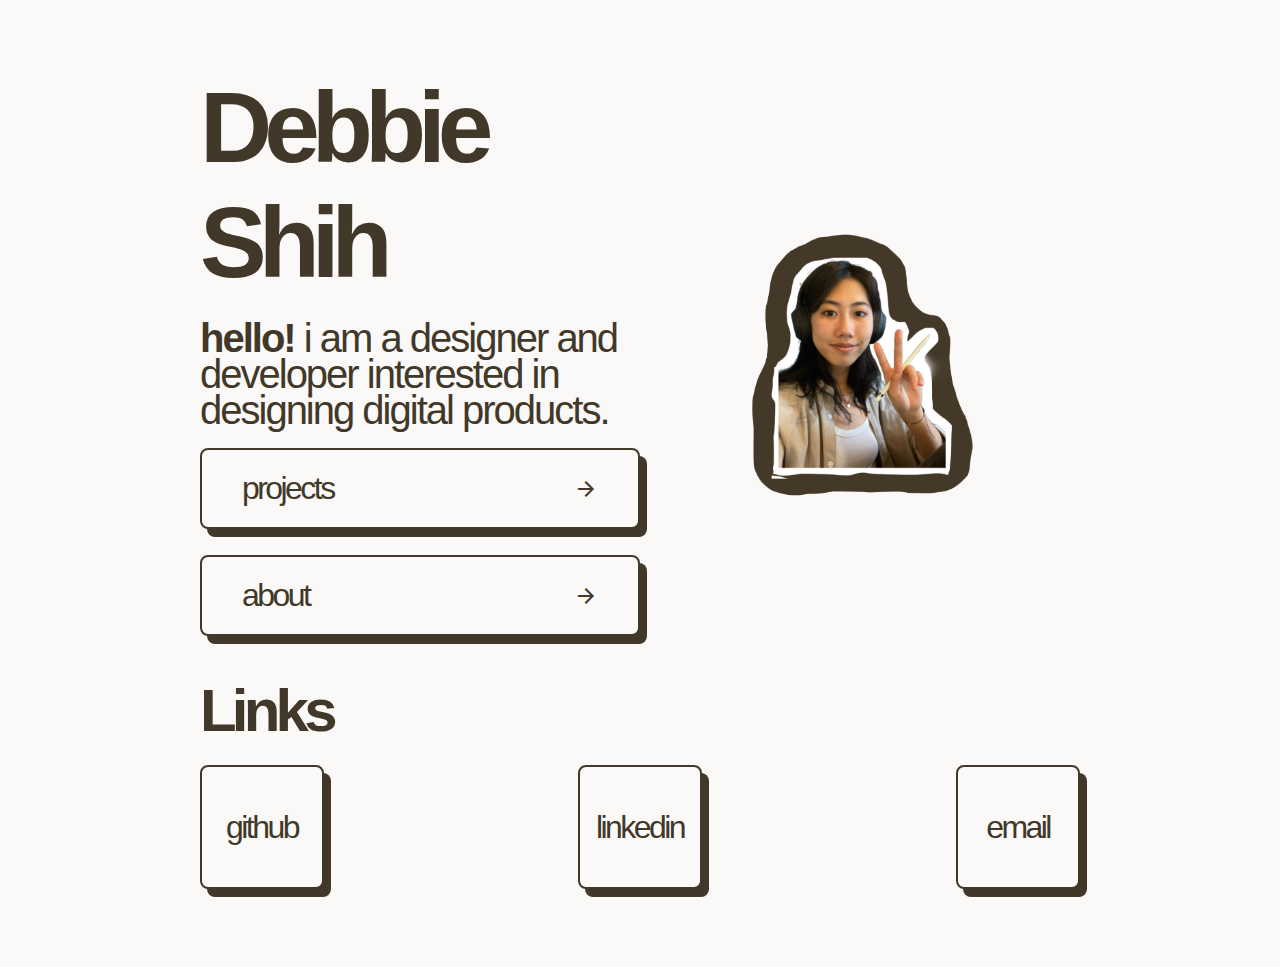
<file: index.html>
<!DOCTYPE html>
<html lang="en">

<head>
    <meta charset="UTF-8">
    <meta name="viewport" content="width=device-width, initial-scale=1.0">
    <title>Landing Page</title>
    <link rel="stylesheet" href="css/newstyle.css">
    <link rel="stylesheet" href="https://fonts.googleapis.com/css2?family=Material+Symbols+Outlined:opsz,wght,FILL,GRAD@24,400,0,0" />
</head>

<body>
    <div id="laptop_formatting">
        <div>
            <h1>Debbie Shih</h1>
            <div class="blurb"><b>hello!</b> i am a designer and developer interested in designing digital products.</div>
            <div class="group_nav_links">
                <div class="keycap_container">
                    <a href="/portfolio/projects.html">
                        <div class="nav_links_inner">
                            <div class="link_name">projects</div>
                            <span class="material-symbols-outlined">arrow_forward</span>
                        </div>
                    </a>
                </div>
                <div class="keycap_container">
                    <a href="/portfolio/about.html">
                        <div class="nav_links_inner">
                            <div class="link_name">about</div>
                            <span class="material-symbols-outlined">arrow_forward</span>
                        </div>
                    </a>
                </div>
            </div>
        </div>
        <img src="images/aboutme.png" id="homepage_photo">
    </div>
    <h2>Links</h2>
    <div class="group_contact_links">
        <div class="keycap_container contact_links">
            <a href="https://github.com/dcjshih" class="link_name">github</a>
        </div>

        <div class="keycap_container contact_links">
            <a href="https://www.linkedin.com/in/debbie-shih/" class="link_name">linkedin</a>
        </div>

        <div class="keycap_container contact_links" style="margin-bottom: 2vh">
            <a href="mailto:dcjshih@umich.edu" class="link_name">email</a>
        </div>
    </div>

</body>

</html>
</file>
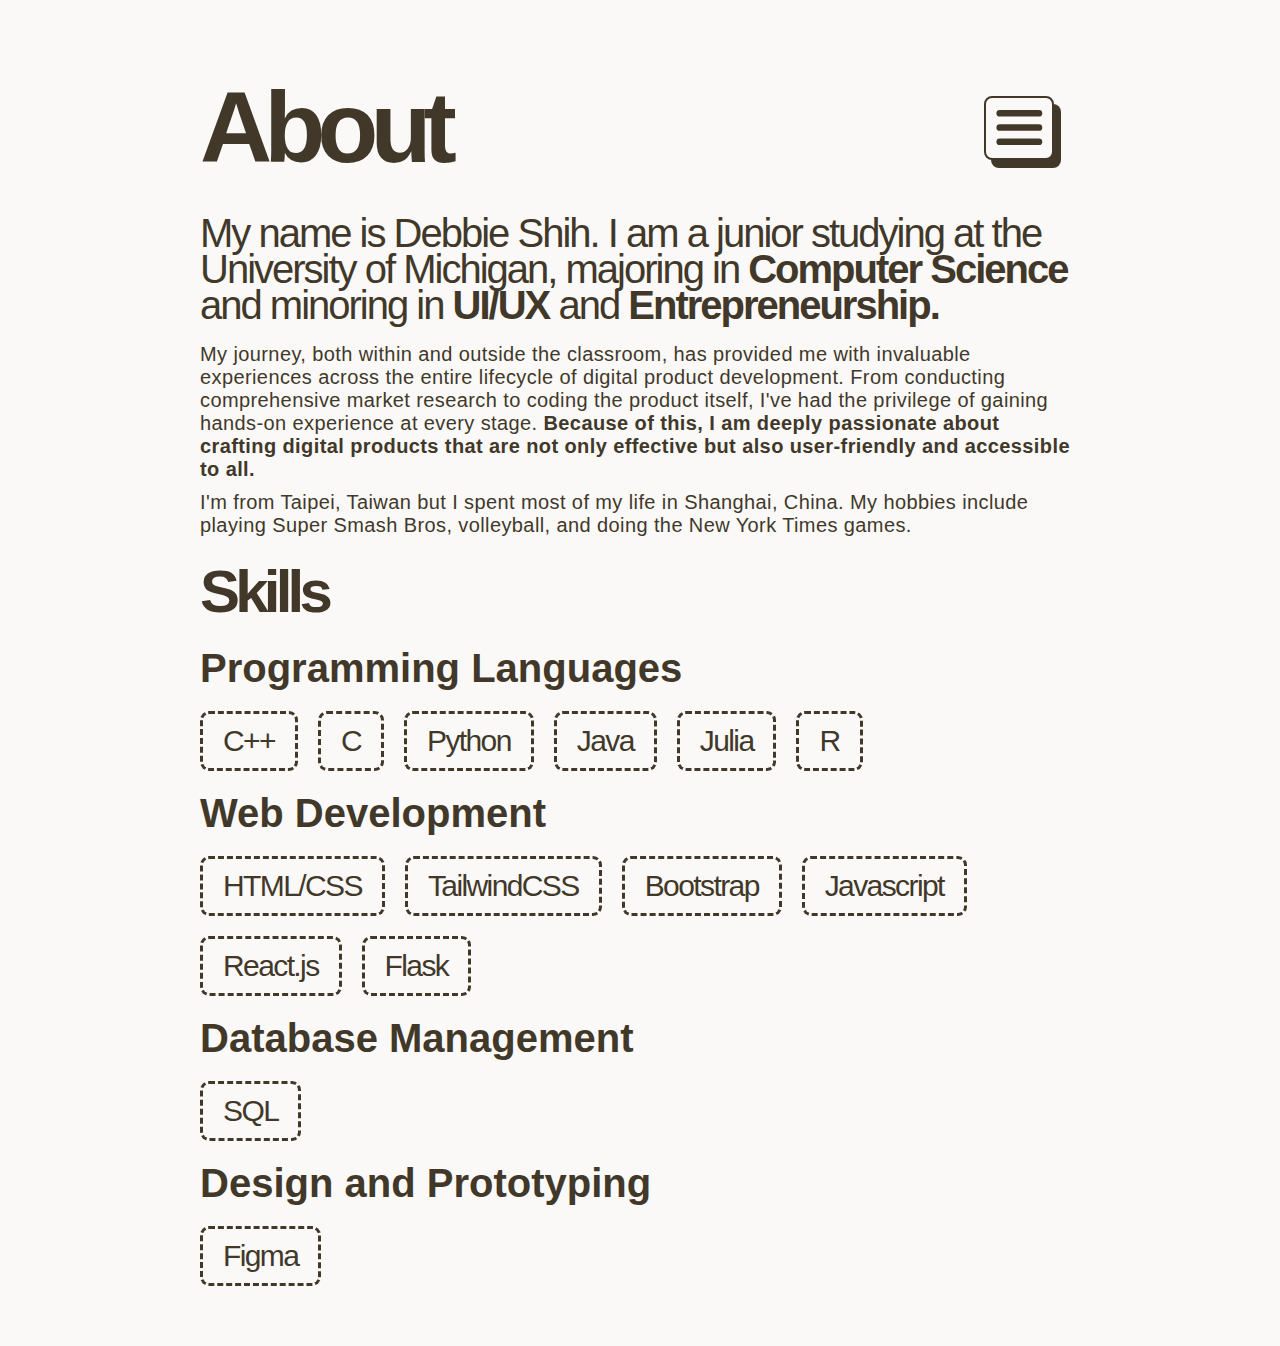
<file: about.html>
<!DOCTYPE html>
<html lang="en">

<head>
    <meta charset="UTF-8">
    <meta name="viewport" content="width=device-width, initial-scale=1.0">
    <title>Landing Page</title>
    <link rel="stylesheet" href="css/newstyle.css">
    <link rel="stylesheet" href="https://fonts.googleapis.com/css2?family=Material+Symbols+Outlined:opsz,wght,FILL,GRAD@24,400,0,0" />
</head>

<body>
    <div class="topbar_group">
        <h1>About</h1>
        <a href="/nav.html">
            <div class="keycap_container topbar">
                <svg viewBox="0 0 34 34" fill="none" xmlns="http://www.w3.org/2000/svg">
                        <path d="M5.3125 8.5H28.6875M5.3125 17H28.6875M5.3125 25.5H28.6875" stroke="#41382A" stroke-width="4" stroke-linecap="round" stroke-linejoin="round"/>
                    </svg>
            </div>
        </a>
    </div>

    <div class="blurb">My name is Debbie Shih. I am a junior studying at the University of Michigan, majoring in <b>Computer Science</b> and minoring in <b>UI/UX</b> and <b>Entrepreneurship.</b></div>
    <div>
        <p>
            My journey, both within and outside the classroom, has provided me with invaluable experiences across the entire lifecycle of digital product development. From conducting comprehensive market research to coding the product itself, I've had the privilege
            of gaining hands-on experience at every stage. <strong>Because of this, I am deeply passionate about crafting digital products that are not only effective but also user-friendly and accessible to all.</strong>
        </p>
        <p>
            I'm from Taipei, Taiwan but I spent most of my life in Shanghai, China. My hobbies include playing Super Smash Bros, volleyball, and doing the New York Times games.
        </p>

    </div>

    <h2>Skills</h2>
    <h3>Programming Languages</h3>
    <div style="display: flex; flex-wrap: wrap; gap: 1rem;">
        <div class="skill_label">
            C++
        </div>
        <div class="skill_label">
            C
        </div>
        <div class="skill_label">
            Python
        </div>
        <div class="skill_label">
            Java
        </div>
        <div class="skill_label">
            Julia
        </div>
        <div class="skill_label">
            R
        </div>
    </div>
    <h3>Web Development</h3>
    <div style="display: flex; flex-wrap: wrap; gap: 1rem;">
        <div class="skill_label">
            HTML/CSS
        </div>
        <div class="skill_label">
            TailwindCSS
        </div>
        <div class="skill_label">
            Bootstrap
        </div>
        <div class="skill_label">
            Javascript
        </div>
        <div class="skill_label">
            React.js
        </div>
        <div class="skill_label">
            Flask
        </div>
    </div>
    <h3>Database Management</h3>
    <div class="skill_label">
        SQL
    </div>
    <h3>Design and Prototyping</h3>
    <div class="skill_label">
        Figma
    </div>
</body>

</html>
</file>
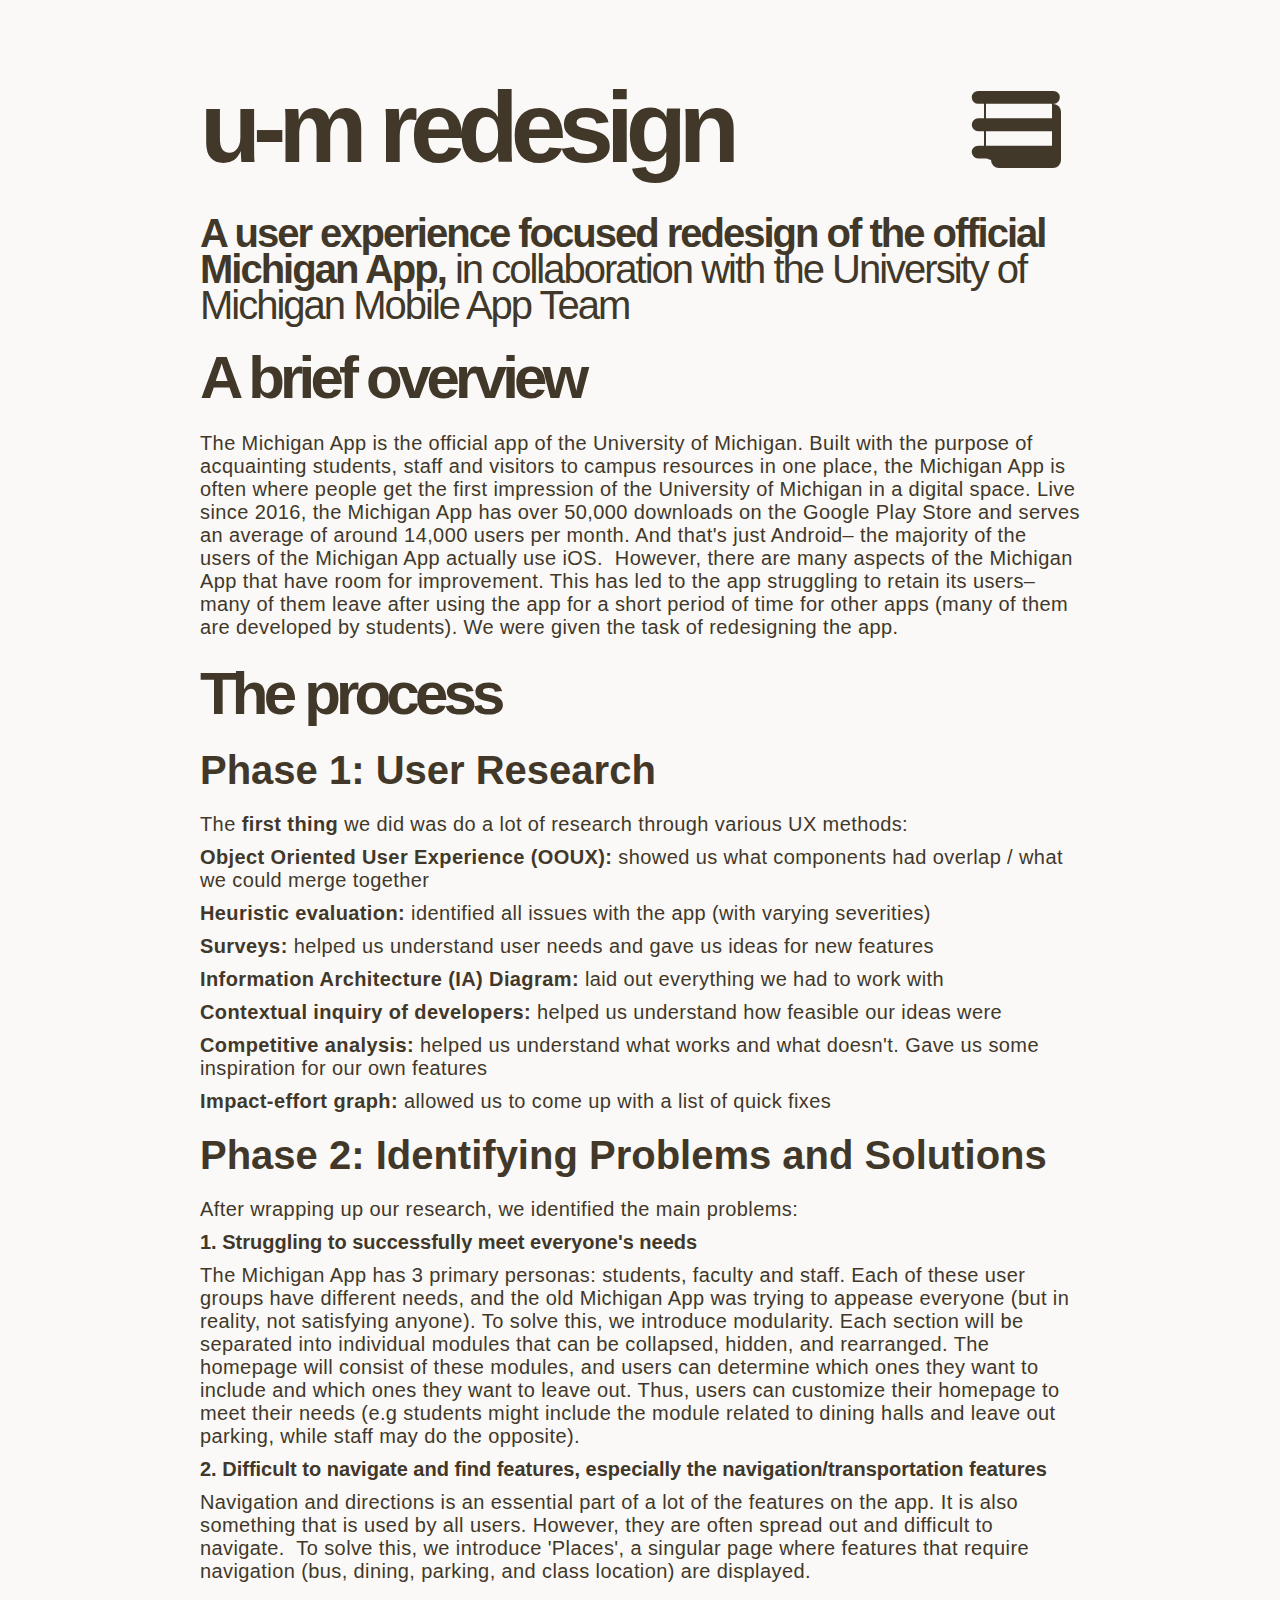
<file: accessibility.html>
<!DOCTYPE html>
<html lang="en">

<head>
    <meta charset="UTF-8">
    <meta name="viewport" content="width=device-width, initial-scale=1.0">
    <title>Landing Page</title>
    <link rel="stylesheet" href="css/newstyle.css">
    <link rel="stylesheet" href="https://fonts.googleapis.com/css2?family=Material+Symbols+Outlined:opsz,wght,FILL,GRAD@24,400,0,0" />
</head>

<body>
    <div class="topbar_group">
        <h1 class="topbar_header">u-m redesign</h1>
        <div class="keycap_container topbar">
            <a href="/nav.html">
                <div style="width: 10vw; height: 9vw;">
                    <svg viewBox="0 0 34 34" fill="none" xmlns="http://www.w3.org/2000/svg">
                        <path d="M5.3125 8.5H28.6875M5.3125 17H28.6875M5.3125 25.5H28.6875" stroke="#41382A" stroke-width="4" stroke-linecap="round" stroke-linejoin="round"/>
                    </svg>
                </div>
            </a>
        </div>
    </div>
    <div class="blurb"><b>A user experience focused redesign of the official Michigan App,</b> in collaboration with the University of Michigan Mobile App Team</div>

    <h2>A brief overview</h2>
    <p>
        The Michigan App is the official app of the University of Michigan. Built with the purpose of acquainting students, staff and visitors to campus resources in one place, the Michigan App is often where people get the first impression of the University
        of Michigan in a digital space. Live since 2016, the Michigan App has over 50,000 downloads on the Google Play Store and serves an average of around 14,000 users per month. And that's just Android– the majority of the users of the Michigan App
        actually use iOS.  However, there are many aspects of the Michigan App that have room for improvement. This has led to the app struggling to retain its users–many of them leave after using the app for a short period of time for other apps (many
        of them are developed by students). We were given the task of redesigning the app. </p>
    <h2>The process</h2>
    <h3>Phase 1: User Research</h3>
    <p>The <strong>first thing</strong> we did was do a lot of research through various UX methods:</p>

    <p><strong>Object Oriented User Experience (OOUX):</strong> showed us what components had overlap / what we could merge together</p>
    <p><strong>Heuristic evaluation:</strong> identified all issues with the app (with varying severities)</p>
    <p><strong>Surveys:</strong> helped us understand user needs and gave us ideas for new features</p>
    <p><strong>Information Architecture (IA) Diagram:</strong> laid out everything we had to work with</p>
    <p><strong>Contextual inquiry of developers:</strong> helped us understand how feasible our ideas were</p>
    <p><strong>Competitive analysis:</strong> helped us understand what works and what doesn't. Gave us some inspiration for our own features</p>
    <p><strong>Impact-effort graph:</strong> allowed us to come up with a list of quick fixes</p>

    <h3>Phase 2: Identifying Problems and Solutions</h3>
    <p>
        After wrapping up our research, we identified the main problems: </p>
    <strong>1. Struggling to successfully meet everyone's needs</strong>
    <p>
        The Michigan App has 3 primary personas: students, faculty and staff. Each of these user groups have different needs, and the old Michigan App was trying to appease everyone (but in reality, not satisfying anyone). To solve this, we introduce modularity.
        Each section will be separated into individual modules that can be collapsed, hidden, and rearranged. The homepage will consist of these modules, and users can determine which ones they want to include and which ones they want to leave out. Thus,
        users can customize their homepage to meet their needs (e.g students might include the module related to dining halls and leave out parking, while staff may do the opposite).
    </p>
    <strong>
        2. Difficult to navigate and find features, especially the navigation/transportation features
    </strong>
    <p>Navigation and directions is an essential part of a lot of the features on the app. It is also something that is used by all users. However, they are often spread out and difficult to navigate.  To solve this, we introduce 'Places', a singular page
        where features that require navigation (bus, dining, parking, and class location) are displayed. </p>
</body>

</html>
</file>
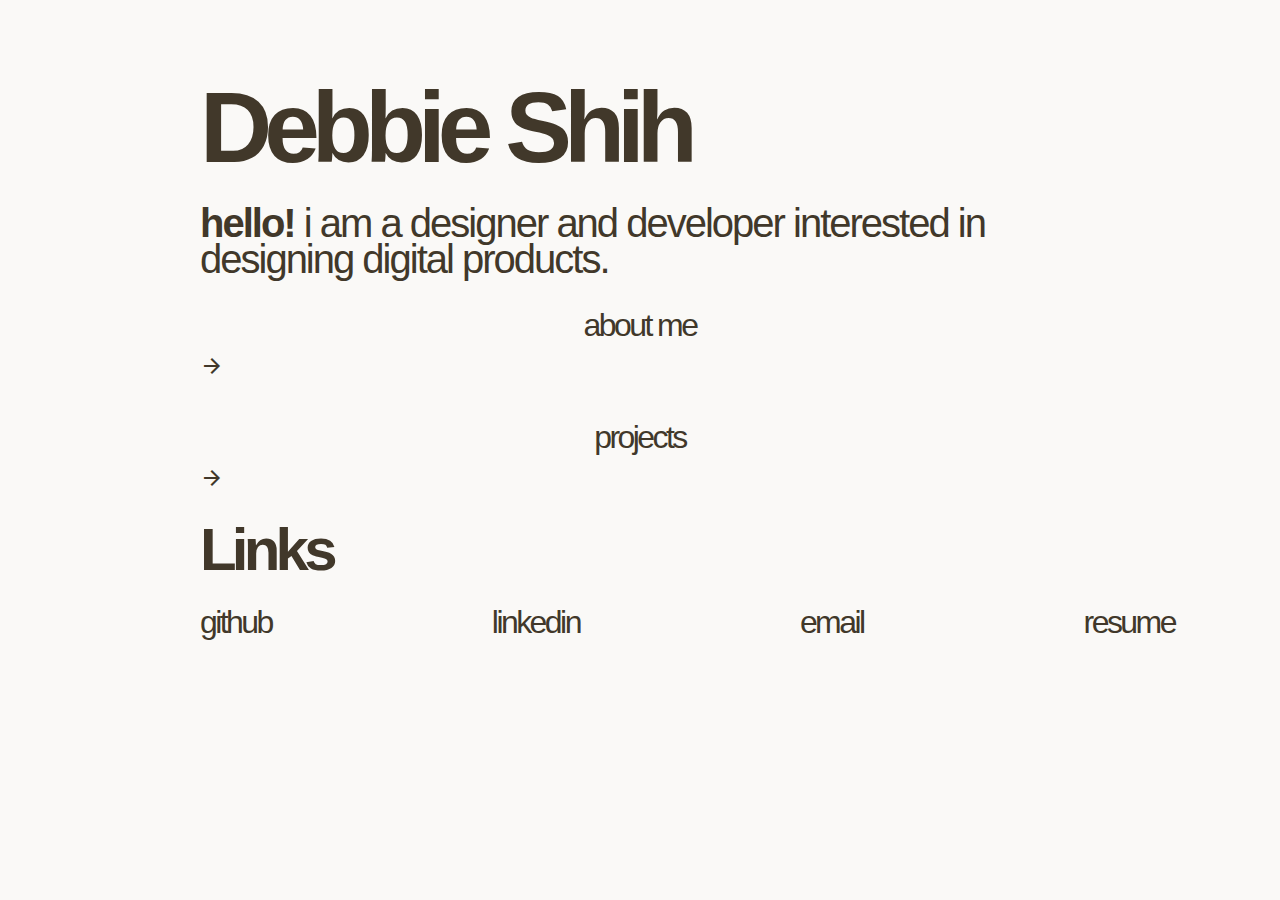
<file: index_new.html>
<!DOCTYPE html>
<html lang="en">

<head>
    <meta charset="UTF-8">
    <meta name="viewport" content="width=device-width, initial-scale=1.0">
    <title>Landing Page</title>
    <link rel="stylesheet" href="css/newstyle.css">
    <link rel="stylesheet" href="https://fonts.googleapis.com/css2?family=Material+Symbols+Outlined:opsz,wght,FILL,GRAD@24,400,0,0" />
</head>

<body>
    <h1>Debbie Shih</h1>
    <div class="blurb"><b>hello!</b> i am a designer and developer interested in designing digital products.</div>
    <div class="group_nav_links">
        <div class="skinny_rect_container">
            <div class="dark-rectangle"></div>
            <div class="light-rectangle">
                <div class="nav_links">
                    <div class="link_name">about me</div>
                    <span class="material-symbols-outlined">arrow_forward</span>
                </div>
            </div>
        </div>
        <div class="skinny_rect_container">
            <div class="dark-rectangle"></div>
            <div class="light-rectangle">
                <div class="nav_links">
                    <div class="link_name">projects</div>
                    <span class="material-symbols-outlined">arrow_forward</span>
                </div>
            </div>
        </div>
    </div>
    <h2>Links</h2>
    <div class="group_contact_links">
        <div class="square_container">
            <div class="dark-rectangle"></div>
            <div class="light-rectangle">
                <a href="https://github.com/dcjshih" class="link_name">github</a>
            </div>
        </div>
        <div class="square_container">
            <div class="dark-rectangle"></div>
            <div class="light-rectangle">
                <a href="https://www.linkedin.com/in/debbie-shih/" class="link_name">linkedin</a>
            </div>
        </div>
        <div class="square_container">
            <div class="dark-rectangle"></div>
            <div class="light-rectangle">
                <a href="mailto:dcjshih@umich.edu" class="link_name"> email</a>
            </div>
        </div>

        <div class="square_container">
            <div class="dark-rectangle"></div>
            <div class="light-rectangle">
                <a href="mailto:dcjshih@umich.edu" class="link_name">resume</a>
            </div>
        </div>

    </div>

</body>

</html>
</file>
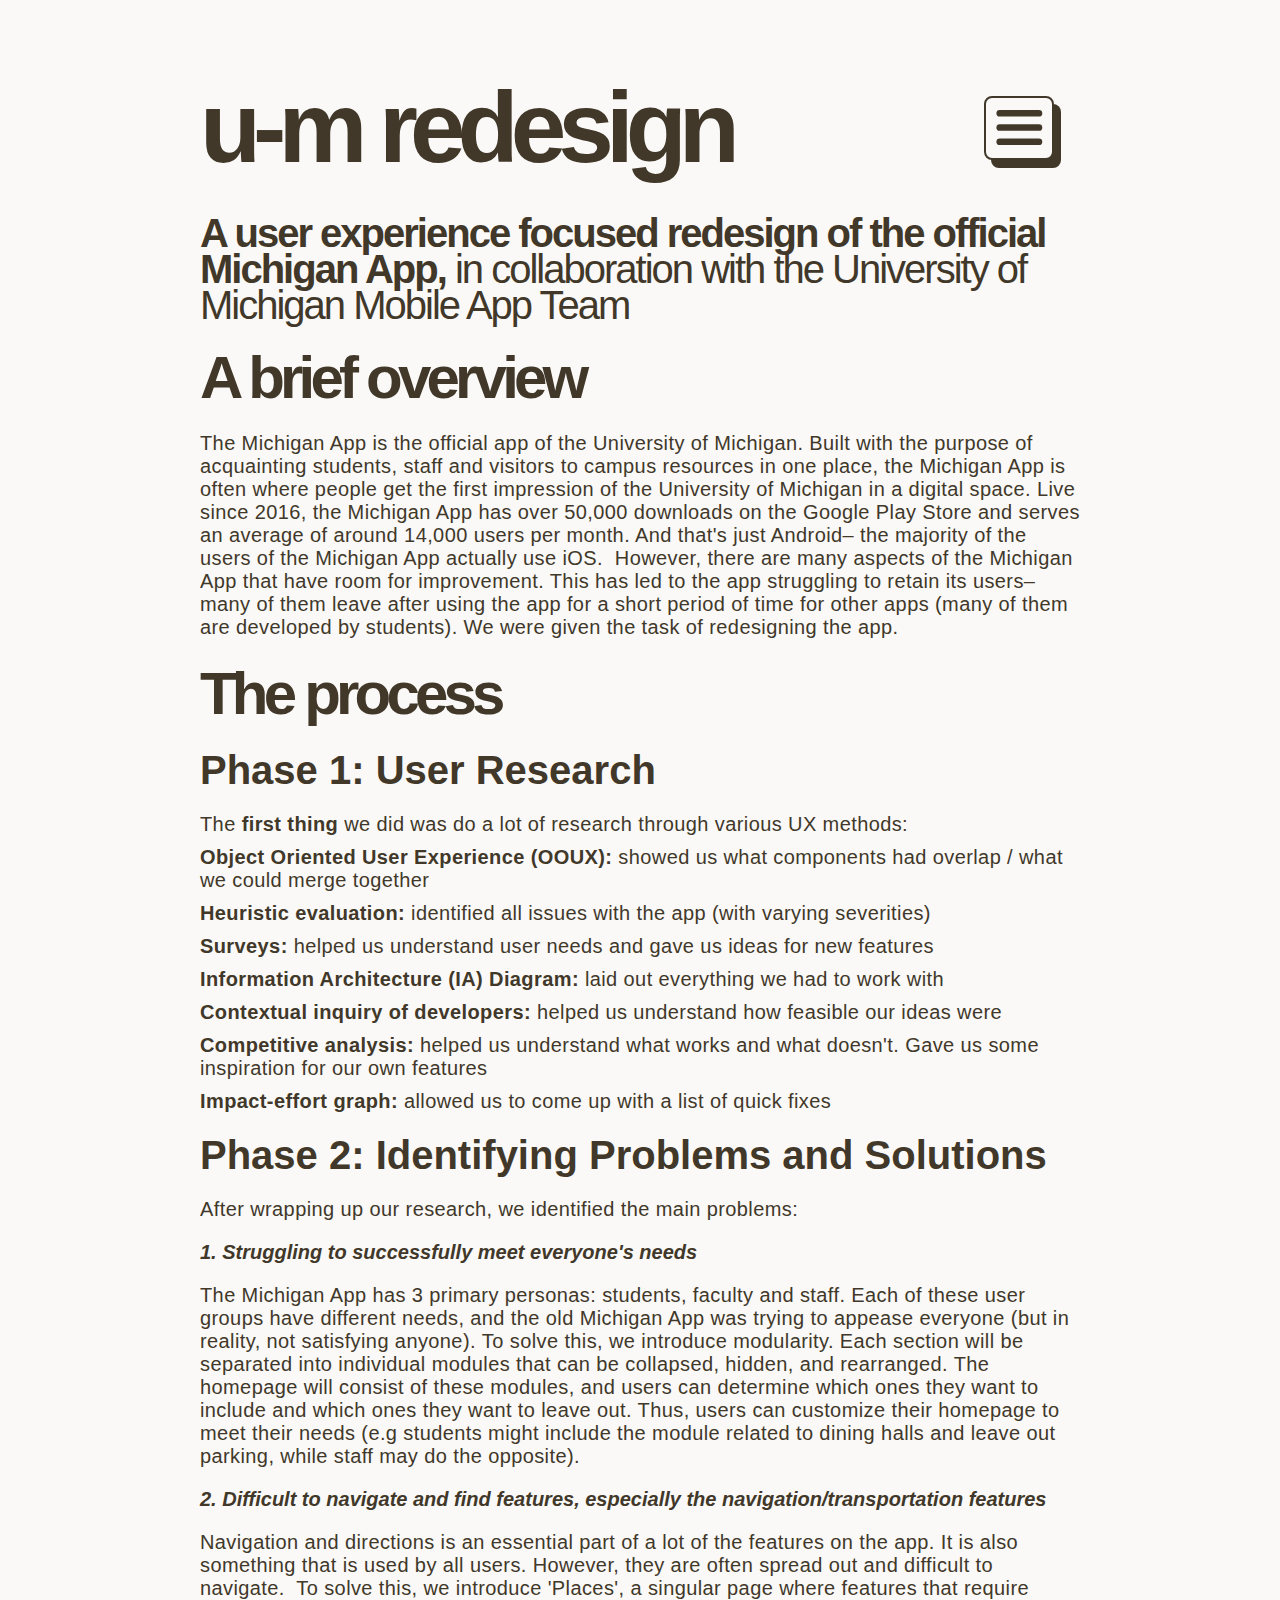
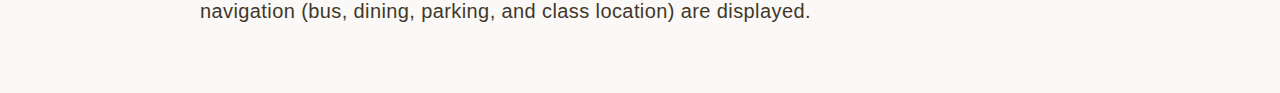
<file: michigan_app.html>
<!DOCTYPE html>
<html lang="en">

<head>
    <meta charset="UTF-8">
    <meta name="viewport" content="width=device-width, initial-scale=1.0">
    <title>Landing Page</title>
    <link rel="stylesheet" href="css/newstyle.css">
    <link rel="stylesheet" href="https://fonts.googleapis.com/css2?family=Material+Symbols+Outlined:opsz,wght,FILL,GRAD@24,400,0,0" />
</head>

<body>
    <div class="topbar_group">
        <h1 class="topbar_header">u-m redesign</h1>
        <a href="/portfolio/nav.html">
            <div class="keycap_container topbar">
                <svg viewBox="0 0 34 34" fill="none" xmlns="http://www.w3.org/2000/svg">
                        <path d="M5.3125 8.5H28.6875M5.3125 17H28.6875M5.3125 25.5H28.6875" stroke="#41382A" stroke-width="4" stroke-linecap="round" stroke-linejoin="round"/>
                    </svg>
            </div>
        </a>
    </div>
    <div class="blurb"><b>A user experience focused redesign of the official Michigan App,</b> in collaboration with the University of Michigan Mobile App Team</div>

    <h2>A brief overview</h2>
    <p>
        The Michigan App is the official app of the University of Michigan. Built with the purpose of acquainting students, staff and visitors to campus resources in one place, the Michigan App is often where people get the first impression of the University
        of Michigan in a digital space. Live since 2016, the Michigan App has over 50,000 downloads on the Google Play Store and serves an average of around 14,000 users per month. And that's just Android– the majority of the users of the Michigan App
        actually use iOS.  However, there are many aspects of the Michigan App that have room for improvement. This has led to the app struggling to retain its users–many of them leave after using the app for a short period of time for other apps (many
        of them are developed by students). We were given the task of redesigning the app. </p>
    <h2>The process</h2>
    <h3>Phase 1: User Research</h3>
    <p>The <strong>first thing</strong> we did was do a lot of research through various UX methods:</p>

    <p><strong>Object Oriented User Experience (OOUX):</strong> showed us what components had overlap / what we could merge together</p>
    <p><strong>Heuristic evaluation:</strong> identified all issues with the app (with varying severities)</p>
    <p><strong>Surveys:</strong> helped us understand user needs and gave us ideas for new features</p>
    <p><strong>Information Architecture (IA) Diagram:</strong> laid out everything we had to work with</p>
    <p><strong>Contextual inquiry of developers:</strong> helped us understand how feasible our ideas were</p>
    <p><strong>Competitive analysis:</strong> helped us understand what works and what doesn't. Gave us some inspiration for our own features</p>
    <p><strong>Impact-effort graph:</strong> allowed us to come up with a list of quick fixes</p>

    <h3>Phase 2: Identifying Problems and Solutions</h3>
    <p>
        After wrapping up our research, we identified the main problems: </p>
    <h4>1. Struggling to successfully meet everyone's needs</h4>

    <p>
        The Michigan App has 3 primary personas: students, faculty and staff. Each of these user groups have different needs, and the old Michigan App was trying to appease everyone (but in reality, not satisfying anyone). To solve this, we introduce modularity.
        Each section will be separated into individual modules that can be collapsed, hidden, and rearranged. The homepage will consist of these modules, and users can determine which ones they want to include and which ones they want to leave out. Thus,
        users can customize their homepage to meet their needs (e.g students might include the module related to dining halls and leave out parking, while staff may do the opposite).
    </p>
    <h4>2. Difficult to navigate and find features, especially the navigation/transportation features</h4>

    <p>Navigation and directions is an essential part of a lot of the features on the app. It is also something that is used by all users. However, they are often spread out and difficult to navigate.  To solve this, we introduce 'Places', a singular page
        where features that require navigation (bus, dining, parking, and class location) are displayed. </p>

</body>

</html>
</file>
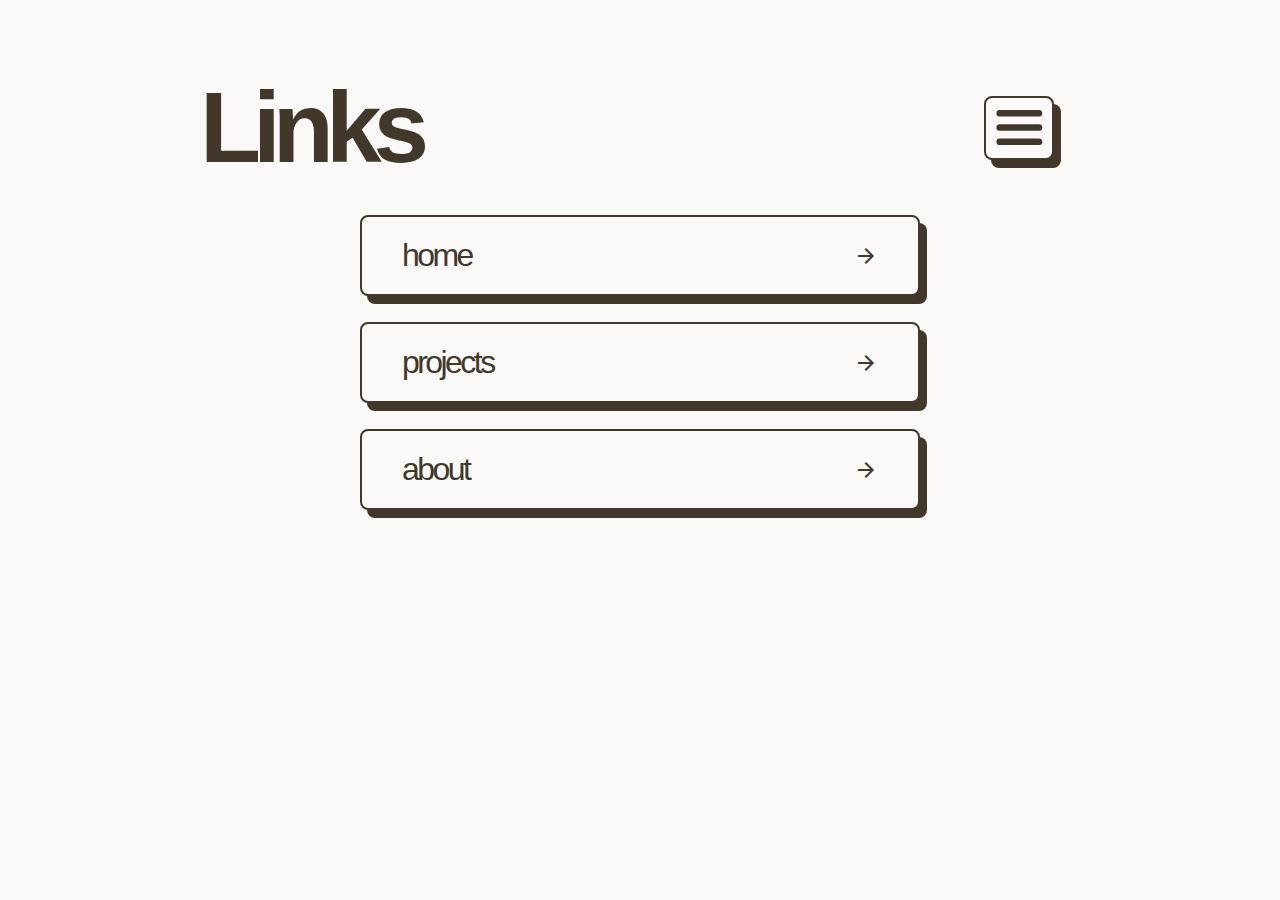
<file: nav.html>
<!DOCTYPE html>
<html lang="en">

<head>
    <meta charset="UTF-8">
    <meta name="viewport" content="width=device-width, initial-scale=1.0">
    <title>Landing Page</title>
    <link rel="stylesheet" href="css/newstyle.css">
    <link rel="stylesheet" href="https://fonts.googleapis.com/css2?family=Material+Symbols+Outlined:opsz,wght,FILL,GRAD@24,400,0,0" />
</head>

<body>
    <div class="topbar_group">
        <h1>Links</h1>
        <div class="keycap_container topbar" onclick="goBack()">
            <svg viewBox="0 0 34 34" fill="none" xmlns="http://www.w3.org/2000/svg">
                            <path d="M5.3125 8.5H28.6875M5.3125 17H28.6875M5.3125 25.5H28.6875" stroke="#41382A" stroke-width="4" stroke-linecap="round" stroke-linejoin="round"/>
            </svg>
        </div>

    </div>
    <div class="group_nav_links" id="nav">
        <div class="keycap_container">
            <a href="/portfolio/">
                <div class="nav_links_inner">
                    <div class="link_name">home</div>
                    <span class="material-symbols-outlined">arrow_forward</span>
                </div>
            </a>
        </div>
        <div class="keycap_container">
            <a href="/portfolio/projects.html">
                <div class="nav_links_inner">
                    <div class="link_name">projects</div>
                    <span class="material-symbols-outlined">arrow_forward</span>
                </div>
            </a>
        </div>
        <div class="keycap_container">
            <a href="/portfolio/about.html">
                <div class="nav_links_inner">
                    <div class="link_name">about</div>
                    <span class="material-symbols-outlined">arrow_forward</span>
                </div>
            </a>
        </div>
    </div>
    <script>
        function goBack() {
            window.history.back();
        }
    </script>

</body>

</html>
</file>
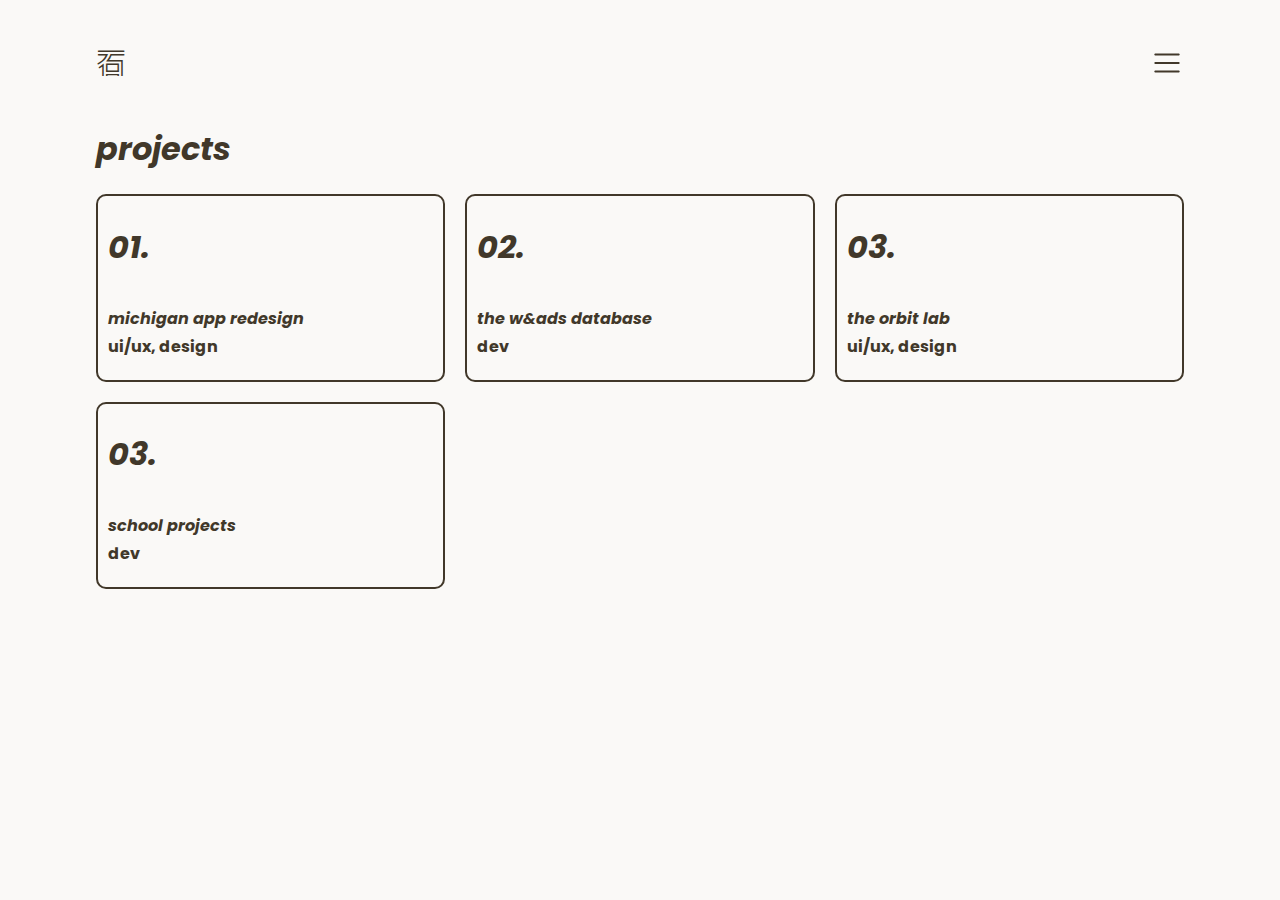
<file: old_projects.html>
<!DOCTYPE html>
<html lang="en">

<head>
    <meta charset="UTF-8">
    <meta name="viewport" content="width=device-width, initial-scale=1.0">
    <title>Document</title>
    <link rel="stylesheet" href="css/style.css">
    <link rel="preconnect" href="https://fonts.googleapis.com">
    <link rel="preconnect" href="https://fonts.gstatic.com" crossorigin>
    <link rel="stylesheet" href="https://fonts.googleapis.com/css2?family=Train+One&display=swap">
    <link rel="stylesheet" href="https://fonts.googleapis.com/css2?family=Poppins:wght@400;700;900&display=swap">
</head>

<body>
    <div class="light_container">
        <div class="inner_container">
            <div class="topbar">
                <a href="/portfolio/" class="light_logo">石</a>
                <a href="links.html" class="hamburger">
                    <img src="images/quill_hamburger_dark.png" alt="To links">
                </a>
            </div>
            <h1>projects</h1>
            <div class="projects">
                <a href="michigan_app.html">
                    <div class="card">
                        <div class="card-inner">
                            <div>
                                <h1>01.</h1>
                                <div class="project_sub">
                                    <h2>michigan app redesign</h2>
                                    <h3 class="project_sub_item">ui/ux, design</h3>
                                </div>
                            </div>
                            <div class="additional-info">
                                <!-- Additional information here -->
                                A user experience focused redesign of the official Michigan App, commissioned by the Michigan Mobile App Team.
                            </div>
                        </div>
                    </div>
                </a>

                <a href="projects/wads_database.html">
                    <div class="card">
                        <div class="card-inner">
                            <div>
                                <h1>02.</h1>
                                <div class="project_sub">
                                    <h2>the w&ads database</h2>
                                    <h3 class="project_sub_item">dev</h3>
                                </div>
                            </div>
                            <div class="additional-info">
                                <!-- Additional information here -->
                                Created a database that tracks all the web applications that W&ADS develops and maintains, commissioned by LSA Tech Services.
                            </div>
                        </div>
                    </div>

                </a>
                <a href="projects/orbit.html">
                    <div class="card">
                        <div class="card-inner">
                            <div>
                                <h1>03.</h1>
                                <div class="project_sub">
                                    <h2>the orbit lab</h2>
                                    <h3 class="project_sub_item">ui/ux, design</h3>
                                </div>
                            </div>
                            <div class="additional-info">
                                <!-- Additional information here -->
                                A user experience focused redesign of the beta platform of the ORBIT Project.
                            </div>
                        </div>
                    </div>
                </a>
                <a href="projects/school_projects.html">
                    <div class="card">
                        <div class="card-inner">
                            <div>
                                <h1>03.</h1>
                                <div class="project_sub">
                                    <h2>school projects</h2>
                                    <h3 class="project_sub_item">dev</h3>
                                </div>
                            </div>
                            <div class="additional-info">
                                <!-- Additional information here -->
                                A collection of my school projects
                            </div>
                        </div>
                    </div>
                </a>
            </div>
        </div>


    </div>

</body>

</html>
</file>
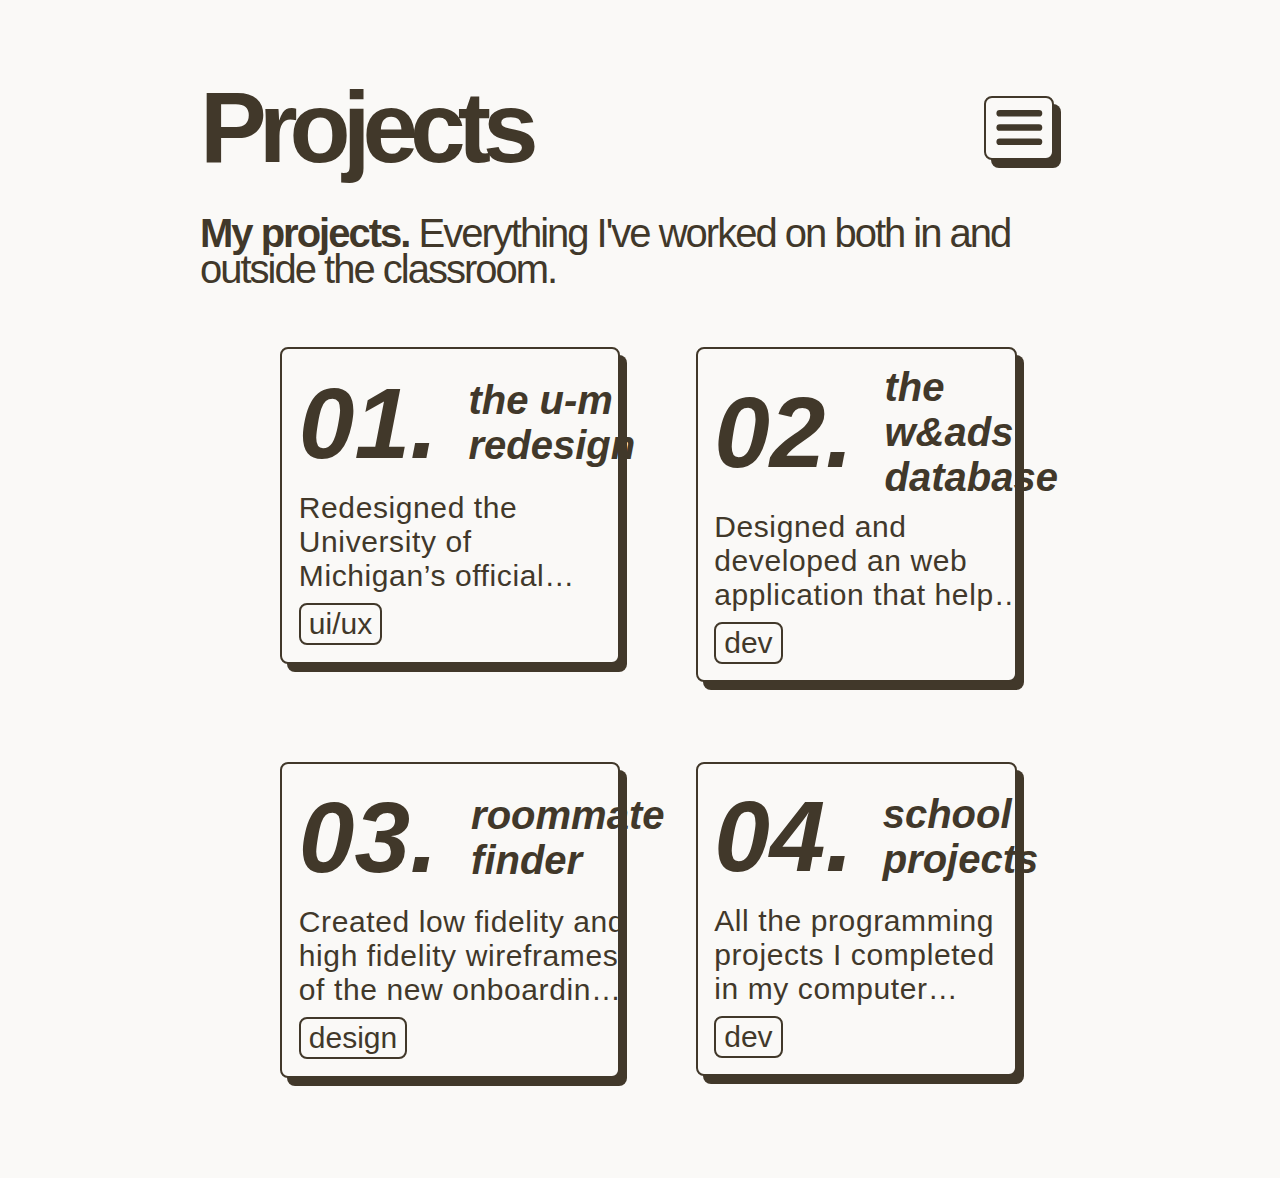
<file: projects.html>
<!DOCTYPE html>
<html lang="en">

<head>
    <meta charset="UTF-8">
    <meta name="viewport" content="width=device-width, initial-scale=1.0">
    <title>Landing Page</title>
    <link rel="stylesheet" href="css/newstyle.css">
    <link rel="stylesheet" href="https://fonts.googleapis.com/css2?family=Material+Symbols+Outlined:opsz,wght,FILL,GRAD@24,400,0,0" />
</head>

<body>
    <div class="topbar_group">
        <h1>Projects</h1>
        <a href="/portfolio/nav.html">
            <div class="keycap_container topbar">
                <svg viewBox="0 0 34 34" fill="none" xmlns="http://www.w3.org/2000/svg">
                        <path d="M5.3125 8.5H28.6875M5.3125 17H28.6875M5.3125 25.5H28.6875" stroke="#41382A" stroke-width="4" stroke-linecap="round" stroke-linejoin="round"/>
                    </svg>
            </div>
        </a>
    </div>
    <div class="blurb"><b>My projects.</b> Everything I've worked on both in and outside the classroom.</div>
    <div class="group_projects">
        <a href="/portfolio/michigan_app.html">
            <div class="keycap_container project_container">
                <div class="project_layout">
                    <div class="project_heading">
                        <div class="project_number"> 01. </div>
                        <div class="project_name">the u-m redesign</div>
                    </div>

                    <p class="project_desc">
                        Redesigned the University of Michigan’s official mobile app. Conducted user research, designed low fidelity and high fidelity prototypes using Figma.
                    </p>
                    <div class="project_label">
                        ui/ux
                    </div>
                </div>
            </div>
        </a>
        <a href="/portfolio/wads_database.html">
            <div class="keycap_container project_container">
                <div class="project_layout">
                    <div class="project_heading">
                        <div class="project_number"> 02. </div>
                        <div class="project_name">the w&ads database</div>
                    </div>
                    <p class="project_desc">
                        Designed and developed an web application that helps W&ADS keep track of all web applications they develop and maintain.
                    </p>
                    <div class="project_label">
                        dev
                    </div>
                </div>
            </div>
        </a>

        <a href="/portfolio/roommatefinder.html">
            <div class="keycap_container project_container">
                <div class="project_layout">
                    <div class="project_heading">
                        <div class="project_number"> 03. </div>
                        <div class="project_name">roommate finder</div>
                    </div>
                    <p class="project_desc">
                        Created low fidelity and high fidelity wireframes of the new onboarding process of RoommateFinder, a data driven roommate pairing software.
                    </p>
                    <div class="project_label">
                        design
                    </div>
                </div>
            </div>
        </a>

        <a href="/portfolio/school_projects.html">
            <div class="keycap_container project_container">
                <div class="project_layout">
                    <div class="project_heading">
                        <div class="project_number"> 04. </div>
                        <div class="project_name">school projects</div>
                    </div>
                    <p class="project_desc">
                        All the programming projects I completed in my computer science courses. Please contact me via email if you would like access to the repositories.
                    </p>
                    <div class="project_label">
                        dev
                    </div>
                </div>
            </div>
        </a>

    </div>
</body>

</html>
</file>
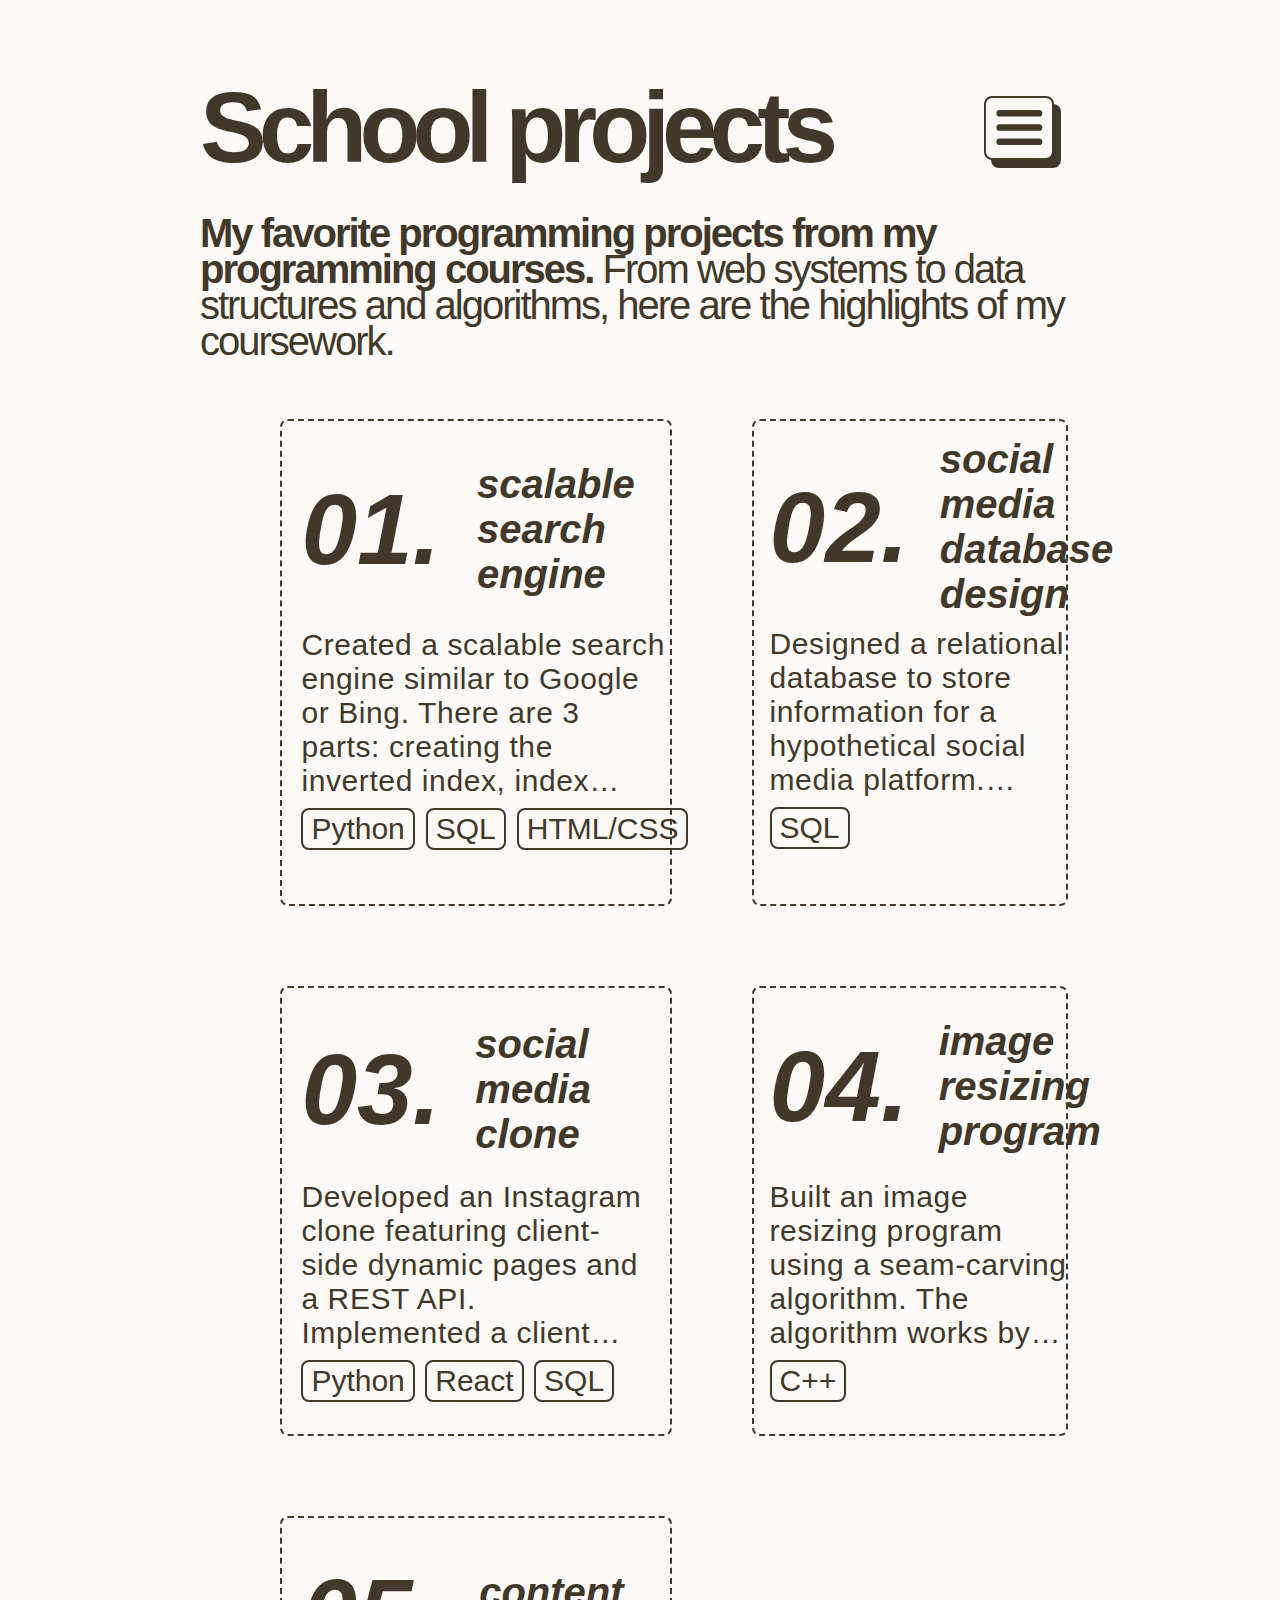
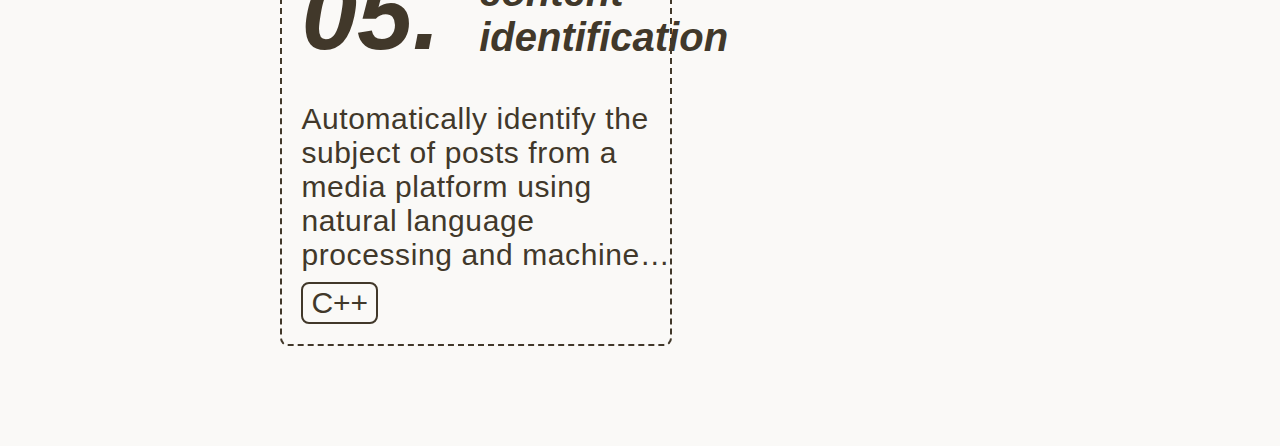
<file: school_projects.html>
<!DOCTYPE html>
<html lang="en">

<head>
    <meta charset="UTF-8">
    <meta name="viewport" content="width=device-width, initial-scale=1.0">
    <title>Landing Page</title>
    <link rel="stylesheet" href="css/newstyle.css">
    <link rel="stylesheet" href="https://fonts.googleapis.com/css2?family=Material+Symbols+Outlined:opsz,wght,FILL,GRAD@24,400,0,0" />
</head>

<body>
    <div class="topbar_group">
        <h1 class="topbar_header">School projects</h1>
        <a href="/portfolio/nav.html">
            <div class="keycap_container topbar">
                <svg viewBox="0 0 34 34" fill="none" xmlns="http://www.w3.org/2000/svg">
                        <path d="M5.3125 8.5H28.6875M5.3125 17H28.6875M5.3125 25.5H28.6875" stroke="#41382A" stroke-width="4" stroke-linecap="round" stroke-linejoin="round"/>
                    </svg>
            </div>
        </a>
    </div>
    <div class="blurb"><b>My favorite programming projects from my programming courses. </b> From web systems to data structures and algorithms, here are the highlights of my coursework.</div>
    <div class="group_projects">
        <div class="dashed_container">
            <div class="project_layout">
                <div class="project_heading">
                    <h3 class="project_number"> 01. </h3>
                    <h3 class="project_name">scalable search engine</h3>
                </div>
                <p class="project_desc">
                    Created a scalable search engine similar to Google or Bing. There are 3 parts: creating the inverted index, index server (a REST API app), and a search server (actual user interface built with server side dynamic pages).
                </p>
                <div class="group_project_labels">
                    <div class="project_label">
                        Python
                    </div>
                    <div class="project_label">
                        SQL
                    </div>
                    <div class="project_label">
                        HTML/CSS
                    </div>
                </div>
            </div>
        </div>

        <div class="dashed_container">
            <div class="project_layout">
                <div class="project_heading">
                    <h3 class="project_number"> 02. </h3>
                    <h3 class="project_name">social media database design</h3>
                </div>
                <p class="project_desc">
                    Designed a relational database to store information for a hypothetical social media platform. Created an entity relationship diagram and a series of SQL scripts to create/load/drop objects.
                </p>
                <div class="group_project_labels">
                    <div class="project_label">
                        SQL
                    </div>
                </div>
            </div>
        </div>

        <div class="dashed_container">
            <div class="project_layout">
                <div class="project_heading">
                    <h3 class="project_number"> 03. </h3>
                    <h3 class="project_name">social media clone</h3>
                </div>
                <p class="project_desc">
                    Developed an Instagram clone featuring client-side dynamic pages and a REST API. Implemented a client application using React, utilizing AJAX calls to communicate with the REST API.
                </p>
                <div class="group_project_labels">
                    <div class="project_label">
                        Python
                    </div>
                    <div class="project_label">
                        React
                    </div>
                    <div class="project_label">
                        SQL
                    </div>
                </div>
            </div>
        </div>

        <div class="dashed_container">
            <div class="project_layout">
                <div class="project_heading">
                    <h3 class="project_number"> 04. </h3>
                    <h3 class="project_name">image resizing program</h3>
                </div>
                <p class="project_desc">
                    Built an image resizing program using a seam-carving algorithm. The algorithm works by finding and removing “seams” in the image that pass through the least important pixels
                </p>
                <div class="group_project_labels">
                    <div class="project_label">
                        C++
                    </div>
                </div>
            </div>
        </div>

        <div class="dashed_container">
            <div class="project_layout">
                <div class="project_heading">
                    <h3 class="project_number"> 05. </h3>
                    <h3 class="project_name">content identification</h3>
                </div>
                <p class="project_desc">
                    Automatically identify the subject of posts from a media platform using natural language processing and machine learning techniques.
                </p>
                <div class="group_project_labels">
                    <div class="project_label">
                        C++
                    </div>
                </div>
            </div>
        </div>
    </div>
</body>

</html>
</file>
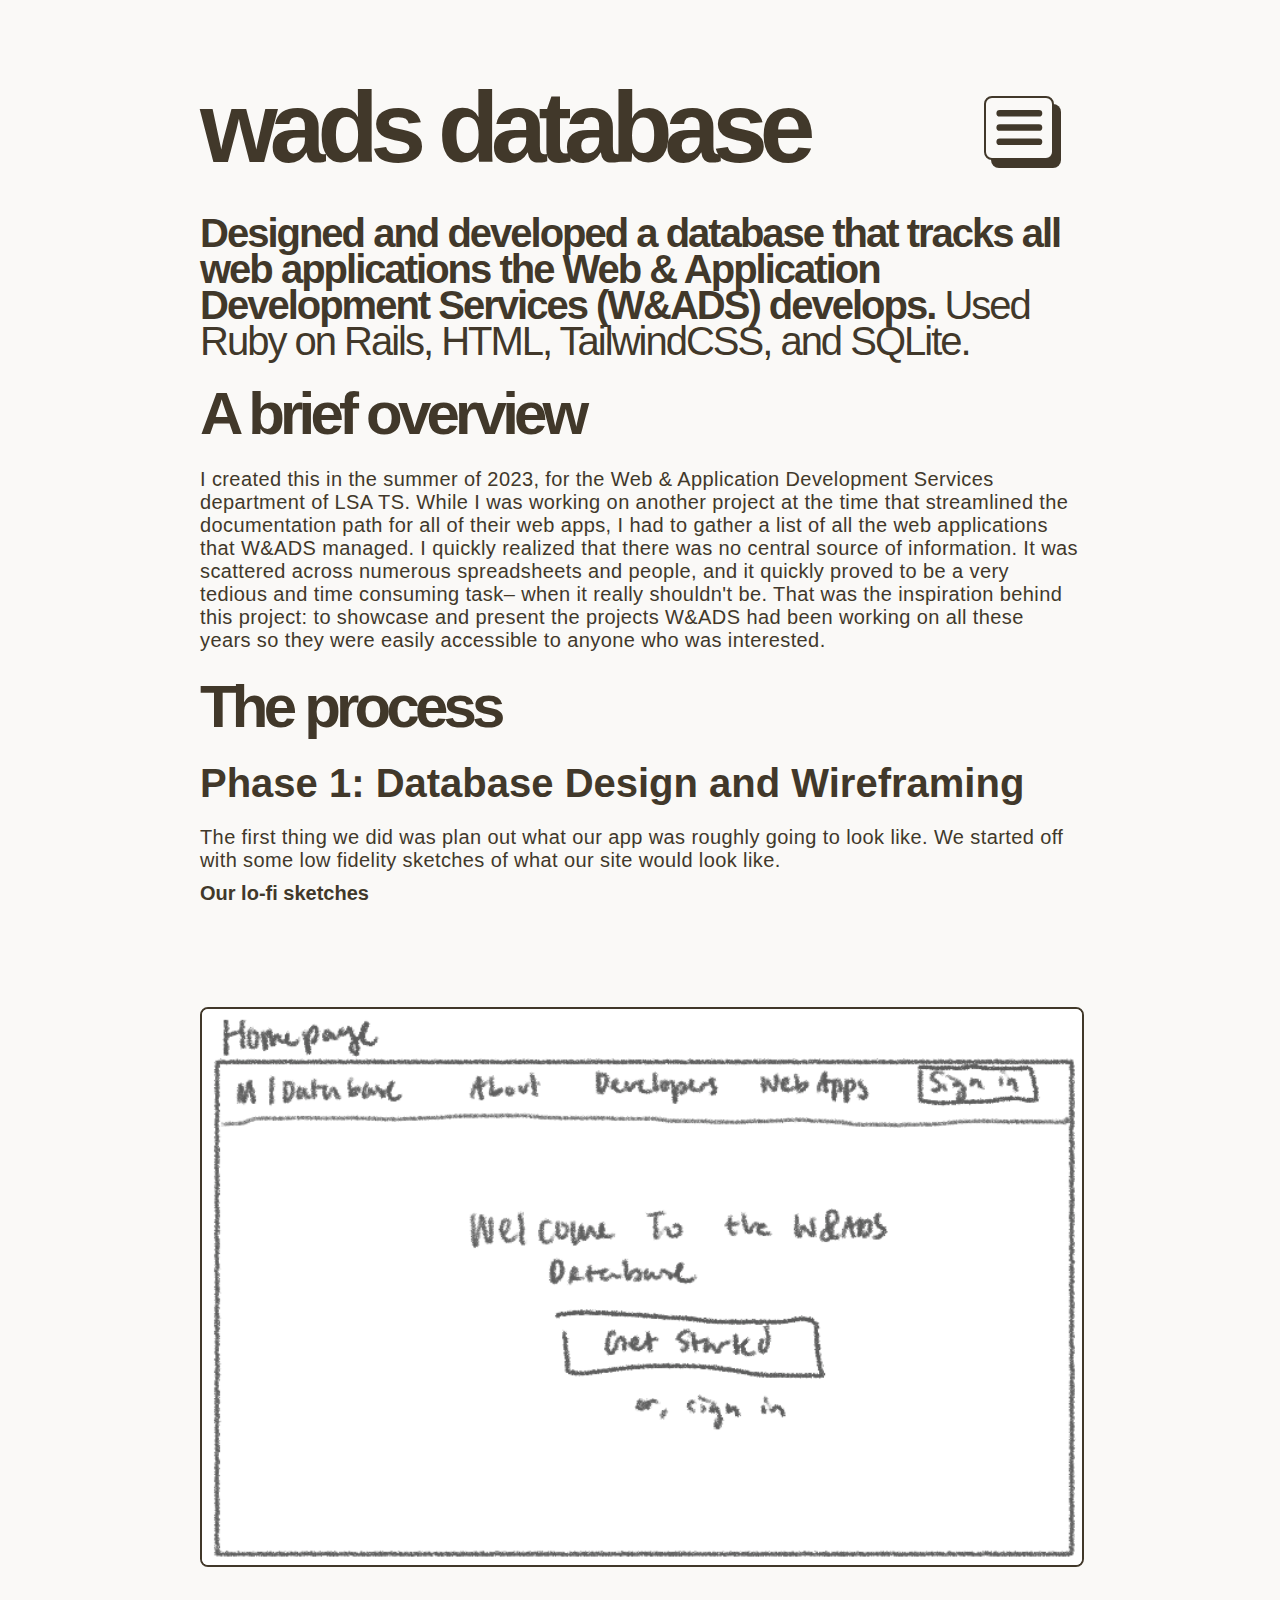
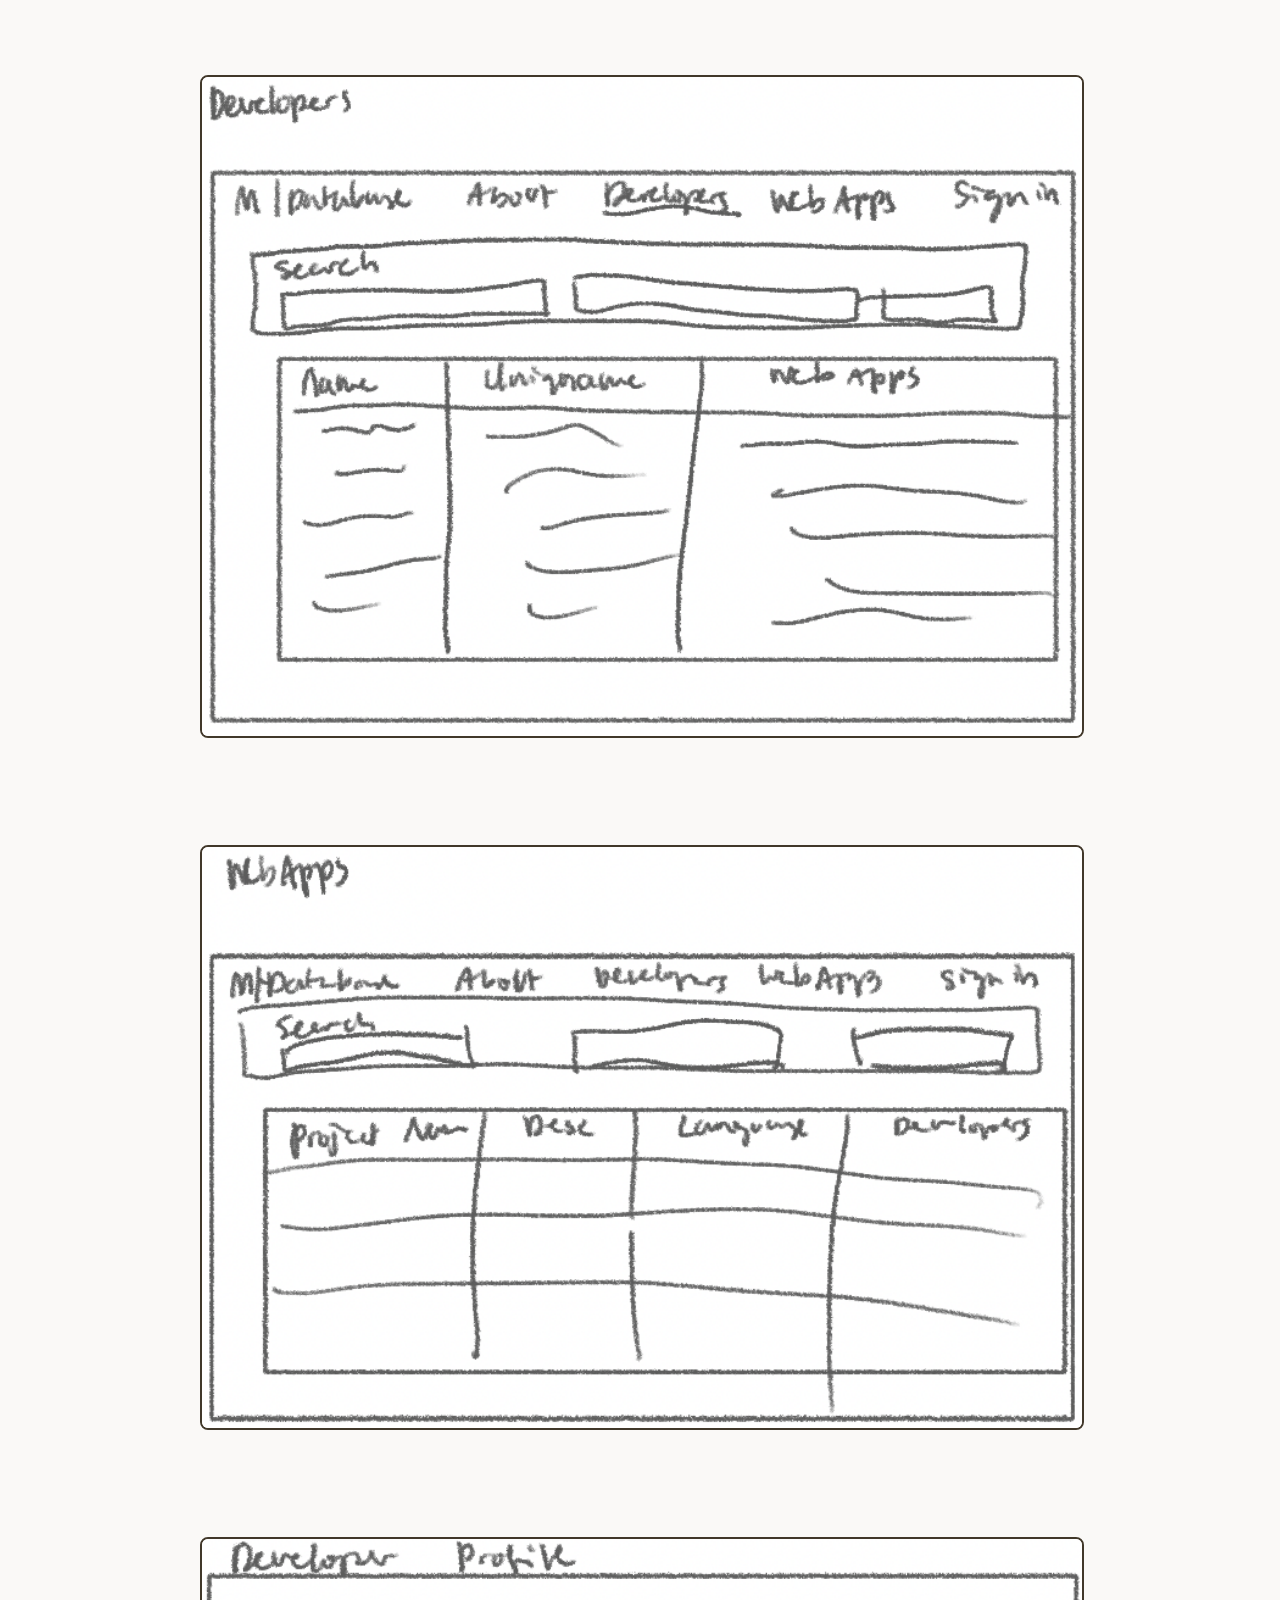
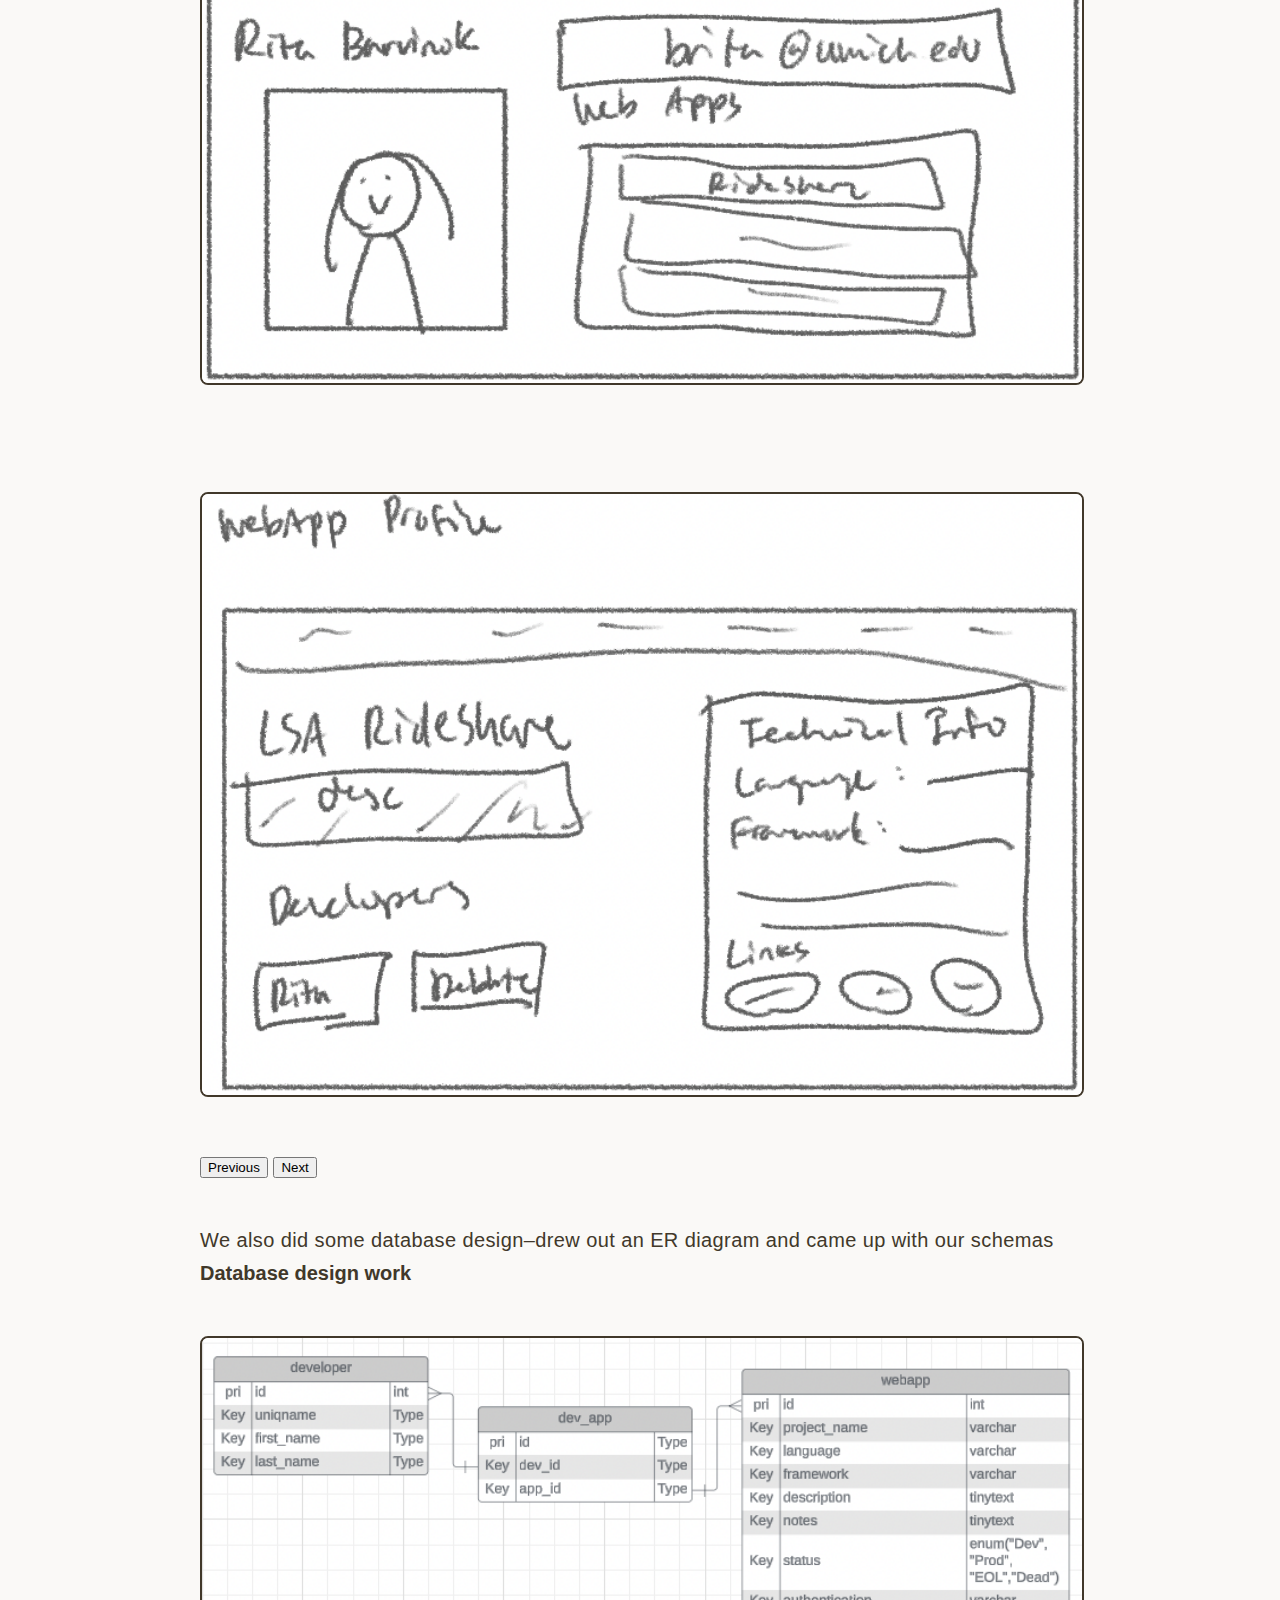
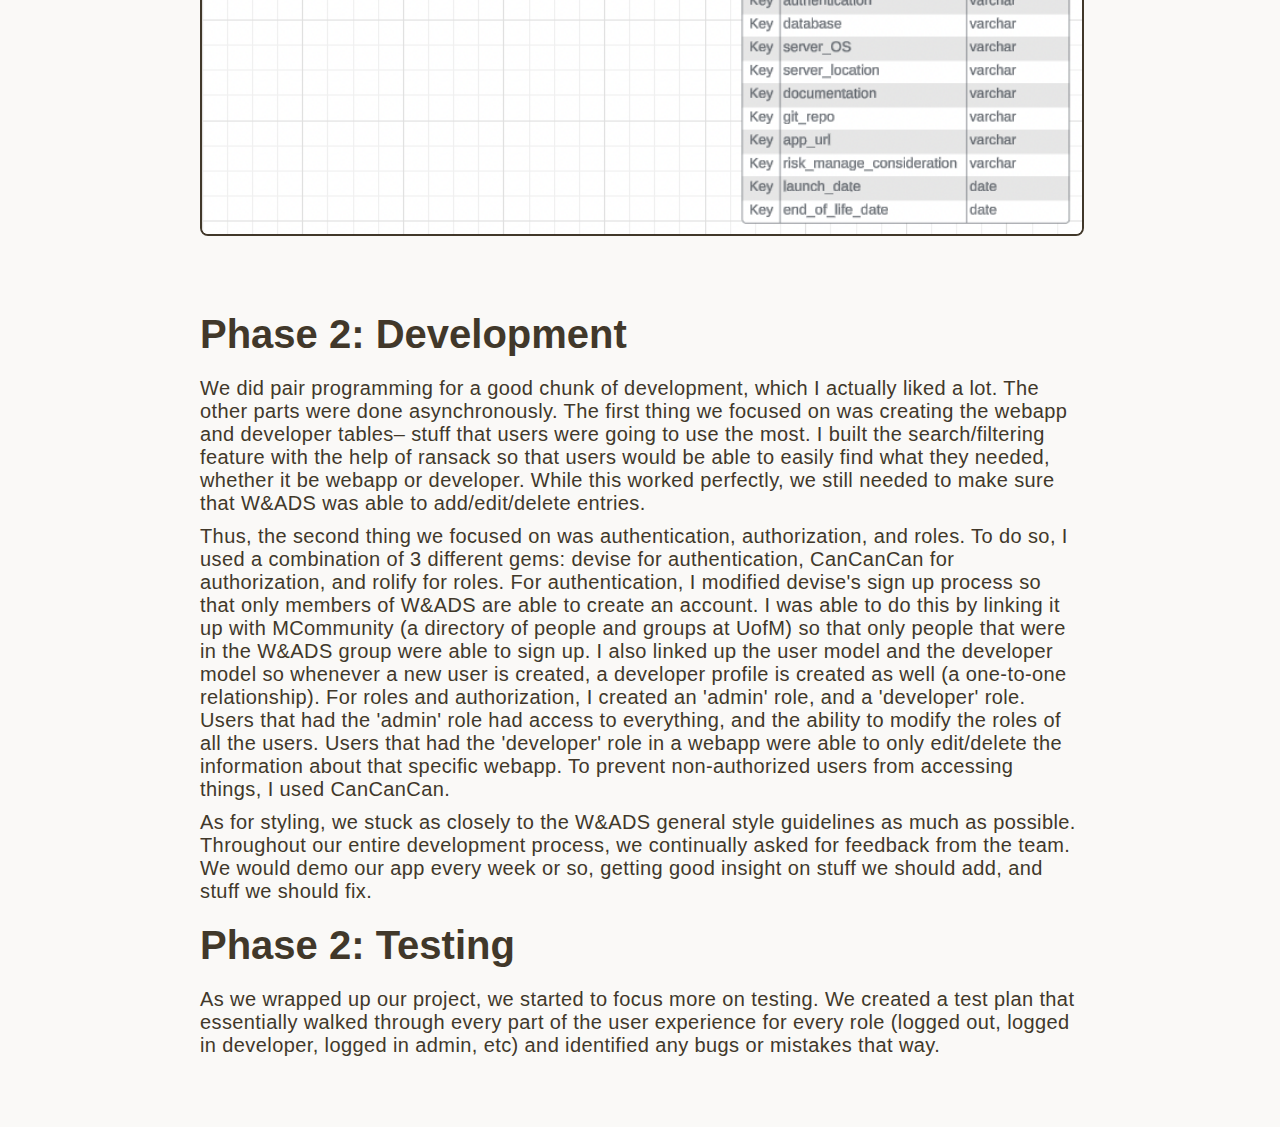
<file: wads_database.html>
<!DOCTYPE html>
<html lang="en">

<head>
    <meta charset="UTF-8">
    <meta name="viewport" content="width=device-width, initial-scale=1.0">
    <title>Landing Page</title>
    <link rel="stylesheet" href="https://fonts.googleapis.com/css2?family=Material+Symbols+Outlined:opsz,wght,FILL,GRAD@24,400,0,0" />
    <link href="https://cdn.jsdelivr.net/npm/bootstrap@5.0.2/dist/css/bootstrap.min.css" rel="stylesheet" integrity="sha384-EVSTQN3/azprG1Anm3QDgpJLIm9Nao0Yz1ztcQTwFspd3yD65VohhpuuCOmLASjC" crossorigin="anonymous">
    <link rel="stylesheet" href="css/newstyle.css">

</head>

<body>
    <div class="topbar_group">
        <h1 class="topbar_header">wads database</h1>
        <a href="/portfolio/nav.html">
            <div class="keycap_container topbar">
                <svg viewBox="0 0 34 34" fill="none" xmlns="http://www.w3.org/2000/svg">
                        <path d="M5.3125 8.5H28.6875M5.3125 17H28.6875M5.3125 25.5H28.6875" stroke="#41382A" stroke-width="4" stroke-linecap="round" stroke-linejoin="round"/>
                    </svg>
            </div>
        </a>
    </div>
    <div class="blurb"><b>Designed and developed a database that tracks all web applications the Web & Application Development Services (W&ADS) develops.</b> Used Ruby on Rails, HTML, TailwindCSS, and SQLite.</div>

    <h2>A brief overview</h2>
    <p>
        I created this in the summer of 2023, for the Web & Application Development Services department of LSA TS. While I was working on another project at the time that streamlined the documentation path for all of their web apps, I had to gather a list of
        all the web applications that W&ADS managed. I quickly realized that there was no central source of information. It was scattered across numerous spreadsheets and people, and it quickly proved to be a very tedious and time consuming task– when
        it really shouldn't be. That was the inspiration behind this project: to showcase and present the projects W&ADS had been working on all these years so they were easily accessible to anyone who was interested.  </p>
    <h2>The process</h2>
    <h3>Phase 1: Database Design and Wireframing</h3>
    <p>The first thing we did was plan out what our app was roughly going to look like. We started off with some low fidelity sketches of what our site would look like. </p>
    <strong> Our lo-fi sketches </strong>
    <div id="carouselExampleControls" class="carousel slide" data-bs-ride="carousel" style="margin: 4vw 0;">
        <div class="carousel-inner">
            <div class="carousel-item active">
                <img src="images/home.png" class="d-block w-100" alt="...">
            </div>
            <div class="carousel-item">
                <img src="images/developer.png" class="d-block w-100" alt="...">
            </div>
            <div class="carousel-item">
                <img src="images/webapp.png" class="d-block w-100" alt="...">
            </div>
            <div class="carousel-item">
                <img src="images/developer profile.png" class="d-block w-100" alt="...">
            </div>
            <div class="carousel-item">
                <img src="images/webapp profile.png" class="d-block w-100" alt="...">
            </div>
        </div>
        <button class="carousel-control-prev" type="button" data-bs-target="#carouselExampleControls" data-bs-slide="prev">
          <span class="carousel-control-prev-icon" aria-hidden="true"></span>
          <span class="visually-hidden">Previous</span>
        </button>
        <button class="carousel-control-next" type="button" data-bs-target="#carouselExampleControls" data-bs-slide="next">
          <span class="carousel-control-next-icon" aria-hidden="true"></span>
          <span class="visually-hidden">Next</span>
        </button>
    </div>
    <p>We also did some database design–drew out an ER diagram and came up with our schemas</p>
    <strong>Database design work</strong>
    <img src="images/database.png">
    <h3>Phase 2: Development</h3>
    <p>
        We did pair programming for a good chunk of development, which I actually liked a lot. The other parts were done asynchronously. The first thing we focused on was creating the webapp and developer tables– stuff that users were going to use the most. I
        built the search/filtering feature with the help of ransack so that users would be able to easily find what they needed, whether it be webapp or developer. While this worked perfectly, we still needed to make sure that W&ADS was able to add/edit/delete
        entries.
    </p>
    <p>
        Thus, the second thing we focused on was authentication, authorization, and roles. To do so, I used a combination of 3 different gems: devise for authentication, CanCanCan for authorization, and rolify for roles. For authentication, I modified devise's
        sign up process so that only members of W&ADS are able to create an account. I was able to do this by linking it up with MCommunity (a directory of people and groups at UofM) so that only people that were in the W&ADS group were able to sign up.
        I also linked up the user model and the developer model so whenever a new user is created, a developer profile is created as well (a one-to-one relationship). For roles and authorization, I created an 'admin' role, and a 'developer' role. Users
        that had the 'admin' role had access to everything, and the ability to modify the roles of all the users. Users that had the 'developer' role in a webapp were able to only edit/delete the information about that specific webapp. To prevent non-authorized
        users from accessing things, I used CanCanCan.</p>
    <p>
        As for styling, we stuck as closely to the W&ADS general style guidelines as much as possible. Throughout our entire development process, we continually asked for feedback from the team. We would demo our app every week or so, getting good insight on
        stuff we should add, and stuff we should fix.
    </p>
    <h3>Phase 2: Testing</h3>
    <p>As we wrapped up our project, we started to focus more on testing. We created a test plan that essentially walked through every part of the user experience for every role (logged out, logged in developer, logged in admin, etc) and identified any bugs
        or mistakes that way. </p>


    <script src="https://cdn.jsdelivr.net/npm/bootstrap@5.0.2/dist/js/bootstrap.bundle.min.js" integrity="sha384-MrcW6ZMFYlzcLA8Nl+NtUVF0sA7MsXsP1UyJoMp4YLEuNSfAP+JcXn/tWtIaxVXM" crossorigin="anonymous"></script>
</body>

</html>
</file>
<file: css/newstyle.css>
/* HTML Elements */

    body {
        font-family: Helvetica;
        box-sizing: border-box;
        color: #41382A;
        background-color: #FAF9F7;
        /* width: 100vw;
        height: 100vh; */
        padding: 2rem 1.5rem;
        margin: 0;
    }

    h1 {
        font-style: normal;
        font-weight: 700;
        font-size: 3rem;
        letter-spacing: -0.08em;
        margin: 0.5rem 0;
    }

    h2 {
        font-family: 'Helvetica';
        font-style: normal;
        font-weight: 700;
        font-size: 2.3rem;
        margin: 1rem 0;
        /* identical to box height */
        letter-spacing: -0.08em;
        color: #41382A;
    }

    h3 {
        font-size: 1.3rem;
        margin: 1rem 0;
        font-family: 'Helvetica';
        font-style: normal;
        font-weight: 600;
    }

    h4 {
        font-size: 1rem;
        font-style: oblique;
        margin: 1rem 0;
        font-weight: 700;
    }

    p {
        letter-spacing: 0.02em;
        font-size: 1rem;
        margin: 0.5rem 0;
    }

    img {
        width: 100%;
        border-radius: 8px;
        border: 2px solid #41382A;
        margin: 4vw 0;
    }

    a,
    a:visited {
        color: #41382A;
        text-decoration: none;
    }

    li {
        margin: 10px 0;
        letter-spacing: -0.02em;
    }
    /****** Common Elements ******/

    .blurb {
        font-family: 'Helvetica';
        font-style: normal;
        font-weight: 400;
        font-size: 1.3rem;
        line-height: 1.2rem;
        letter-spacing: -0.05em;
        color: #41382A;
        margin: 1rem 0;
    }

    .keycap_container {
        /* width: 100%; */
        background-color: #FAF9F7;
        color: #41382A;
        border-radius: 8px;
        border: 2px solid #41382A;
        box-shadow: 7px 8px 0px 0px #41382A;
    }

    .link_name,
    .link_name:visited {
        text-align: center;
        font-style: normal;
        font-weight: 500;
        font-size: 1.3rem;
        color: #41382A;
        text-decoration: none;
        letter-spacing: -0.08em;
        margin: 0.5rem 0;
    }
    /****** Topbar ******/

    .topbar {
        position: relative;
        width: 3.3rem;
        /* Adjust the width as needed */
        height: 3rem;
        /* Adjust the height to accommodate both rectangles */
        margin: 10px 2vw;
        display: flex;
        justify-content: center;
        align-items: center;
    }

    .topbar_group {
        display: flex;
        flex-direction: row;
        justify-content: space-between;
        align-items: center;
    }

    svg {
        width: 95%;
        height: 95%;
    }

    .topbar_header {
        width: 75%;
    }
    /* ########### Landing Page ########### */
    /******* Navigation Links Section *******/
    /* Layout of the navigation links buttons */

    .nav_links_inner {
        display: flex;
        flex-direction: row;
        justify-content: space-between;
        align-items: center;
        padding: 0.5rem 2rem;
        height: fit-content;
    }
    /* Layout for the navigation links section */

    .group_nav_links {
        display: flex;
        flex-direction: column;
        justify-content: center;
        gap: 1.3rem;
        margin: 1rem 0;
    }
    /******* Contact/Socials Links Section *******/
    /* Layout for the contacts/socials links section */

    .group_contact_links {
        display: grid;
        grid-template-columns: 1fr 1fr;
        /* justify-content: space-between; */
        justify-items: start;
        gap: 10% 25%;
    }
    /* Inner/container layout for contacts/social links */

    .contact_links {
        width: 6rem;
        height: 6rem;
        display: flex;
        flex-direction: row;
        justify-content: center;
        align-items: center;
    }
    /* ########### Projects Page ########### */
    /* Layout for the projects section */

    .group_projects {
        display: flex;
        flex-direction: column;
        gap: 3vh;
    }
    /* Container layout for individual project components */

    .project_container {
        width: 100%;
        height: fit-content;
    }
    /* Layout for individual project components */

    .project_layout {
        box-sizing: border-box;
        padding: 5%;
        height: 100%;
        width: fit-content;
    }

    .project_number {
        font-weight: 700;
        font-size: 3rem;
        font-style: italic;
        letter-spacing: 0em;
    }

    .project_heading {
        display: flex;
        flex-direction: row;
        justify-content: start;
        align-items: center;
        gap: 10%;
        height: 40%;
    }

    .project_name {
        font-weight: 700;
        font-size: 1.3rem;
        width: 60%;
        font-style: italic;
        letter-spacing: 0em;
    }

    .group_project_labels {
        display: flex;
        flex-direction: row;
        gap: 3%;
    }

    .project_label {
        font-weight: 500;
        font-size: 1rem;
        width: 60%;
        letter-spacing: 0em;
        border: solid #41382A 2px;
        border-radius: 8px;
        width: fit-content;
        padding: 2px 8px;
    }
    /* ########### About Page ########### */

    .skill_label {
        border: dashed #41382A 3px;
        border-radius: 9px;
        text-align: center;
        width: fit-content;
        padding: 0.5rem 1rem;
        font-size: 1.5rem;
        letter-spacing: -0.08rem;
        font-weight: 500;
    }
    /* ########### School Projects Page ########### */

    .dashed_container {
        /* width: 100%; */
        background-color: #FAF9F7;
        color: #41382A;
        border-radius: 8px;
        border: 2px dashed #41382A;
    }

    .headshot {
        max-width: 40%;
        object-fit: contain;
    }

    #homepage_photo {
        display: none;
    }

    @media screen and (min-width: 425px) {
        #homepage_photo {
            display: none;
        }
        body {
            padding: 4rem 4rem;
        }
        .contact_links {
            width: 6rem;
            height: 6rem;
        }
        .project_name {
            font-weight: 700;
            font-size: 1.7rem;
            width: 60%;
            font-style: italic;
            letter-spacing: 0em;
        }
    }

    @media screen and (min-width: 768px) {
        .keycap_container:hover {
            -webkit-transform: scale(1.05);
            -ms-transform: scale(1.05);
            transform: scale(1.05);
        }
        #laptop_formatting {
            display: grid;
            grid-template-columns: 1fr 1fr;
            align-items: center;
            justify-items: center;
        }
        #homepage_photo {
            display: inline;
            width: 65%;
            /* margin: 0 0 0 40px; */
            border: none;
            margin: 0;
        }
        h1 {
            font-size: 5rem;
        }
        h2 {
            font-size: 3rem;
        }
        h3 {
            font-size: 2rem;
        }
        p {
            font-size: 1rem;
        }
        .blurb {
            font-size: 2rem;
            line-height: 1.8rem;
        }
        .group_projects {
            display: grid;
            grid-template-columns: 1fr 1fr;
            gap: 3rem;
        }
        .project_number {
            font-size: 3rem;
        }
        .project_name {
            font-size: 1.5rem;
        }
        .project_desc {
            font-size: 1rem;
            display: -webkit-box;
            /* max-width: 200px; */
            -webkit-line-clamp: 3;
            -webkit-box-orient: vertical;
            overflow: hidden;
        }
        .project_label {
            font-size: 0.8rem;
        }
        .project_container {
            width: 100%;
            height: fit-content;
        }
        .group_contact_links {
            display: flex;
            flex-direction: row;
            justify-content: space-between;
        }
        .dashed_container>.project_layout>.project_desc {
            display: -webkit-box;
            /* max-width: 200px; */
            -webkit-line-clamp: 5;
            -webkit-box-orient: vertical;
            overflow: hidden;
        }
    }

    @media screen and (min-width: 1024px) {
        html {
            font-size: 20px;
        }
        body {
            padding: 3rem 10rem;
        }
        #nav {
            padding: 0 8rem;
        }
        .group_projects {
            display: grid;
            grid-template-columns: 1fr 1fr;
            gap: 4rem;
        }
        .group_projects {
            padding: 2rem 4rem;
        }
        .project_number {
            font-size: 5rem;
        }
        .project_name {
            font-size: 2rem;
        }
        .project_desc {
            font-size: 1.5rem;
            display: -webkit-box;
            /* max-width: 200px; */
            -webkit-line-clamp: 3;
            -webkit-box-orient: vertical;
            overflow: hidden;
        }
        .project_label {
            font-size: 1.5rem;
        }
        .link_name,
        .link_name:visited {
            font-weight: 500;
            font-size: 1.6rem;
        }
    }
</file>
<file: css/style.css>
/* general */

    html,
    body {
        margin: 0;
        padding: 0;
    }
    /* canvas {
        display: block;
    } */

    a,
    a:visited {
        text-decoration: none;
        color: #41382A;
    }

    p {
        font-family: 'Poppins';
        font-style: normal;
        font-weight: 300;
        font-size: 100%;
    }

    h1 {
        font-family: 'Poppins';
        font-style: italic;
        font-weight: 700;
        font-size: 200%;
        color: #41382A;
    }

    h2 {
        font-family: 'Poppins';
        font-style: italic;
        font-weight: 700;
        font-size: 100%;
        color: #41382A;
    }

    h3 {
        font-family: 'Poppins';
        font-style: normal;
        font-weight: 700;
        font-size: 100%;
        color: #41382A;
    }

    #lightbox {
        /* Additional styles for the lightbox container */
        display: none;
        position: fixed;
        top: 0;
        left: 0;
        width: 100%;
        height: 100%;
        background: rgba(0, 0, 0, 0.8);
        align-items: center;
        justify-content: center;
    }

    #lightbox-image {
        /* Additional styles for the lightbox image */
        max-width: 90%;
        max-height: 90%;
        cursor: pointer;
    }
    /* projects.html */

    .container {
        display: flex;
        flex-direction: column;
        align-items: flex-start;
        padding: 50px 30px;
        gap: 50px;
        position: relative;
        width: 100vw;
        height: 100vh;
        background: #FAF9F7;
    }

    .projects {
        display: flex;
        flex-direction: column;
        align-items: center;
        gap: 20px;
        width: 100%;
        height: fit-content;
    }

    .project_sub {
        display: flex;
        flex-direction: column;
        align-items: start;
        box-sizing: border-box;
        padding: 0;
        margin: 0;
        gap: -100px;
    }

    .project_sub_item {
        margin-top: -10px;
    }

    .card {
        width: 100%;
        height: fit-content;
        transition: transform 0.5s;
        overflow: hidden;
    }

    .card:hover {
        transform: scale(1.01);
        /* Adjust the scale factor as needed */
    }

    .card-inner {
        width: 100%;
        height: 100%;
        background: #FAF9F7;
        border-radius: 10px;
        border: solid #41382A 2px;
        box-sizing: border-box;
        padding: 5px 10px;
    }

    .additional-info {
        display: none;
        opacity: 0;
        transition: opacity 0.5s;
        /* Adjust additional styles as needed */
    }

    .card:hover .additional-info {
        opacity: 1;
        display: block;
        font-family: 'Poppins';
        font-style: normal;
        font-weight: 500;
        font-size: 50%;
        padding-bottom: 10px;
    }
    /* links.html */

    .light_container {
        display: flex;
        flex-direction: column;
        justify-content: start;
        align-items: center;
        /* padding: 50px 30px; */
        gap: 50px;
        position: relative;
        width: 100vw;
        height: 100vh;
        background: #FAF9F7;
    }

    .dark_container {
        display: flex;
        flex-direction: column;
        justify-content: start;
        align-items: center;
        /* padding: 50px 30px; */
        gap: 50px;
        position: relative;
        width: 100vw;
        height: 100vh;
        background: #41382A;
    }

    .inner_container {
        width: 85%;
        margin: 10%;
    }

    .linkpage_links>a,
    .linkpage_links>a:visited {
        color: #FAF9F7;
        font-family: 'Poppins';
        font-style: normal;
        font-weight: 400;
        font-size: 30px;
        line-height: 45px;
    }

    .dark_logo {
        margin: 0;
        width: fit-content;
        height: 45px;
        font-family: 'Train One';
        font-style: normal;
        font-weight: 400;
        font-size: 30px;
        line-height: 43px;
        color: #FAF9F7;
    }

    .light_logo {
        margin: 0;
        width: fit-content;
        height: 45px;
        font-family: 'Train One';
        font-style: normal;
        font-weight: 400;
        font-size: 30px;
        line-height: 43px;
        color: #41382A;
    }

    .dark_logo:visited {
        color: #FAF9F7;
    }

    .topbar {
        display: flex;
        flex-direction: row;
        justify-content: space-between;
        align-items: center;
        margin-bottom: 10%;
        gap: auto;
    }

    .hamburger {
        margin: 0;
        width: fit-content;
        height: 34px;
    }

    .linkpage_links {
        display: flex;
        flex-direction: column;
        align-items: flex-start;
        padding: 0px;
        gap: 20px;
        width: 100%;
        height: fit-content;
    }

    #linkpage_lines {
        width: 100%;
        height: 0px;
        border: 1px solid #FAF9F7;
    }
    /* index.html */
    /*
    .inner_homepage {
        display: grid;
        grid-template-columns: 1fr 1fr;
    }

    .homepage {
        display: flex;
        flex-direction: column;
        justify-content: center;
        align-items: center;
        height: 100vh;
        width: 100vw;
        background: #FAF9F7;
    }

    .homepage_links {
        font-family: 'Poppins';
        font-style: normal;
        font-weight: 275;
        font-size: 100%;
        color: #FAF9F7;
        display: grid;
        grid-template-columns: 1fr;
        justify-content: center;
    }

    .homepage_links>a {
        text-align: center;
    }

    .homepage_logo {
        width: 30px;
        height: 45px;
        font-family: 'Train One';
        font-style: normal;
        font-weight: 400;
        font-size: 30px;
        line-height: 43px;
        color: #41382A;
        flex: none;
        order: 0;
        flex-grow: 0;
    } */

    .process {
        display: grid;
        grid-template-columns: 1fr 1fr;
        gap: 3%;
    }

    .process_item {
        border-radius: 10px;
        border: solid #41382A 2px;
        padding: 3%;
    }

    .project_links {
        display: flex;
        flex-direction: row;
        justify-content: space-between;
        margin-bottom: 2%;
    }

    .project_links_item {
        background-color: #41382A;
        color: #FAF9F7;
        border-radius: 10px;
        padding: 2% 3%;
        font-family: Poppins;
    }

    .project_links_item:visited {
        color: #FAF9F7;
    }

    .project_links_item:hover {
        border: 2px solid #41382A;
        border-radius: 10px;
        background-color: #FAF9F7;
        color: #41382A;
    }

    .about_container {
        display: grid;
        grid-template-columns: 1fr 6fr;
        gap: 4%;
    }

    .profile {
        width: 100%;
    }

    .headshot {
        width: 50%;
    }

    @media (min-width: 430px) {
        .body {
            padding: 30vw;
        }
        .inner_container {
            width: 85%;
            margin-left: 10%;
            margin-right: 10%;
            margin-top: 40px;
        }
        .topbar {
            display: flex;
            flex-direction: row;
            justify-content: space-between;
            align-items: center;
            margin-bottom: 40px;
            gap: auto;
        }
        .projects {
            display: grid;
            grid-template-columns: 1fr 1fr 1fr;
            gap: 20px;
            width: 100%;
            height: fit-content;
        }
    }
</file>
